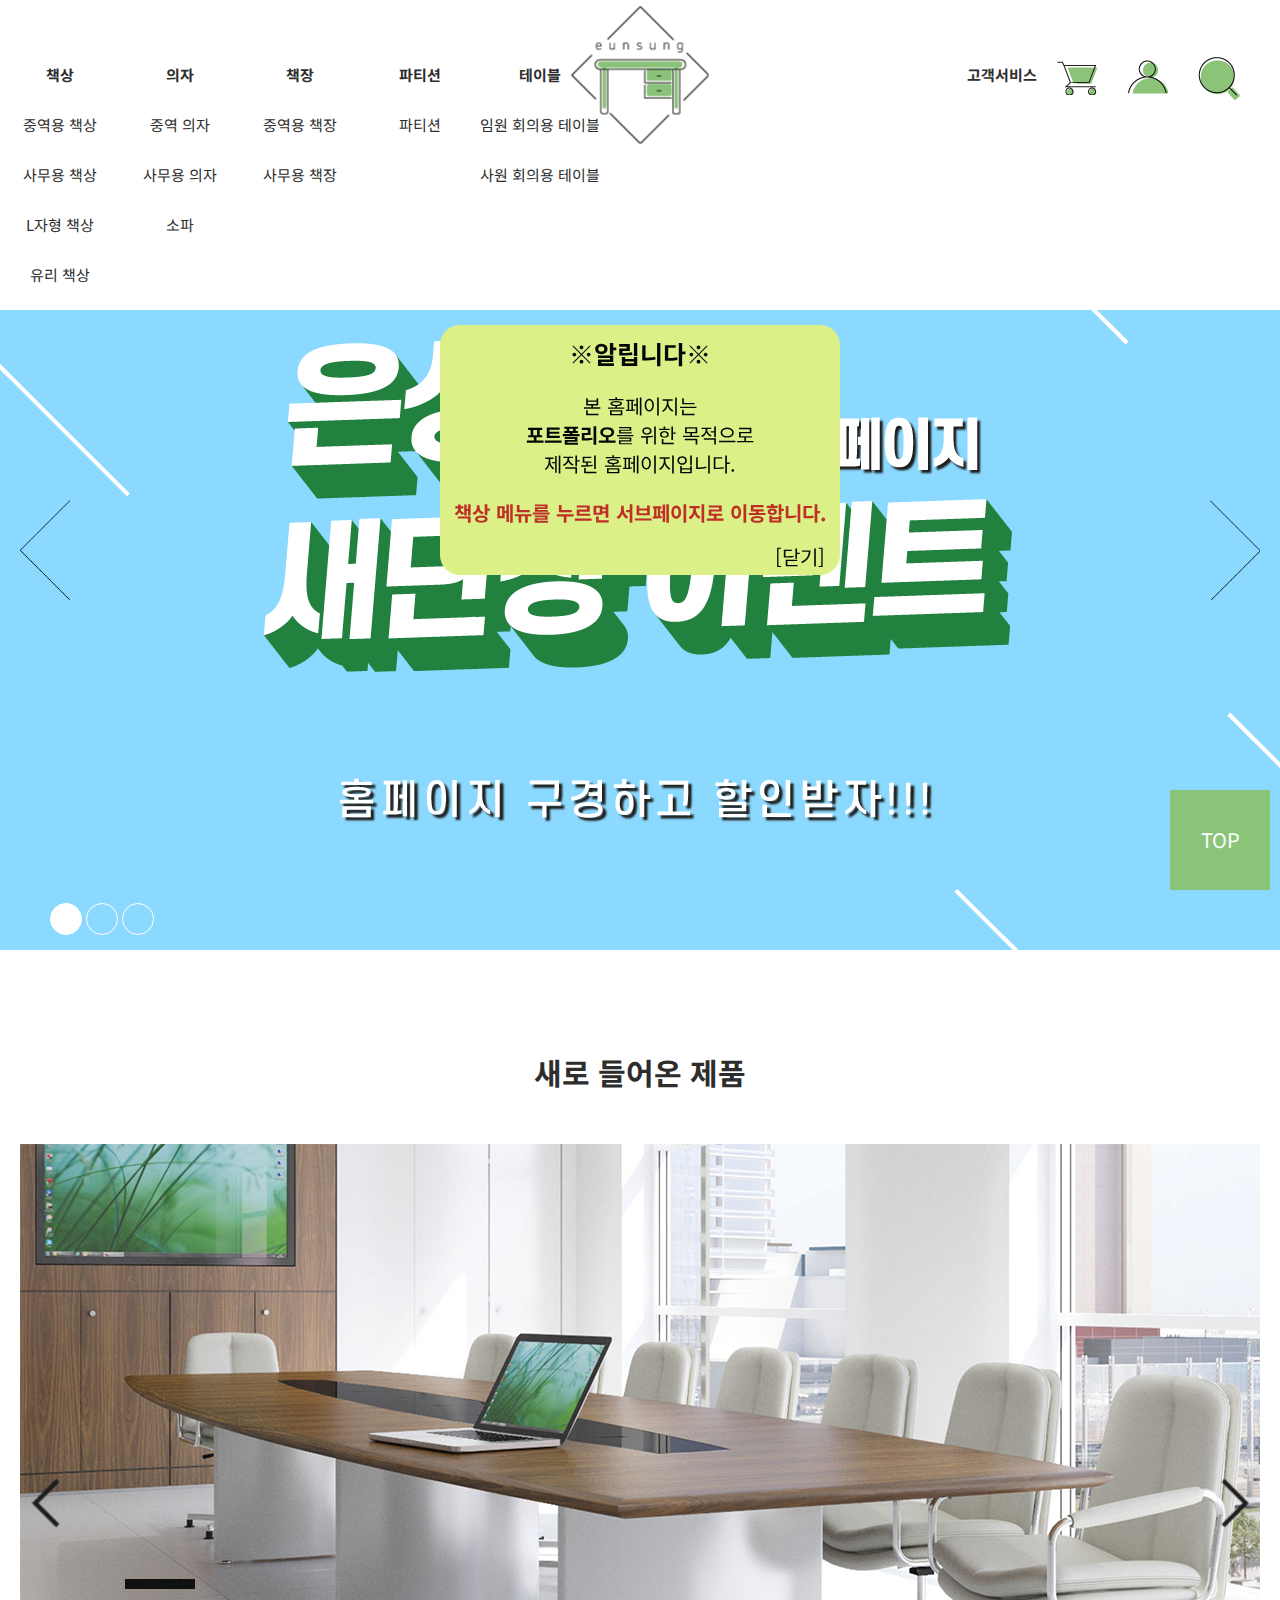
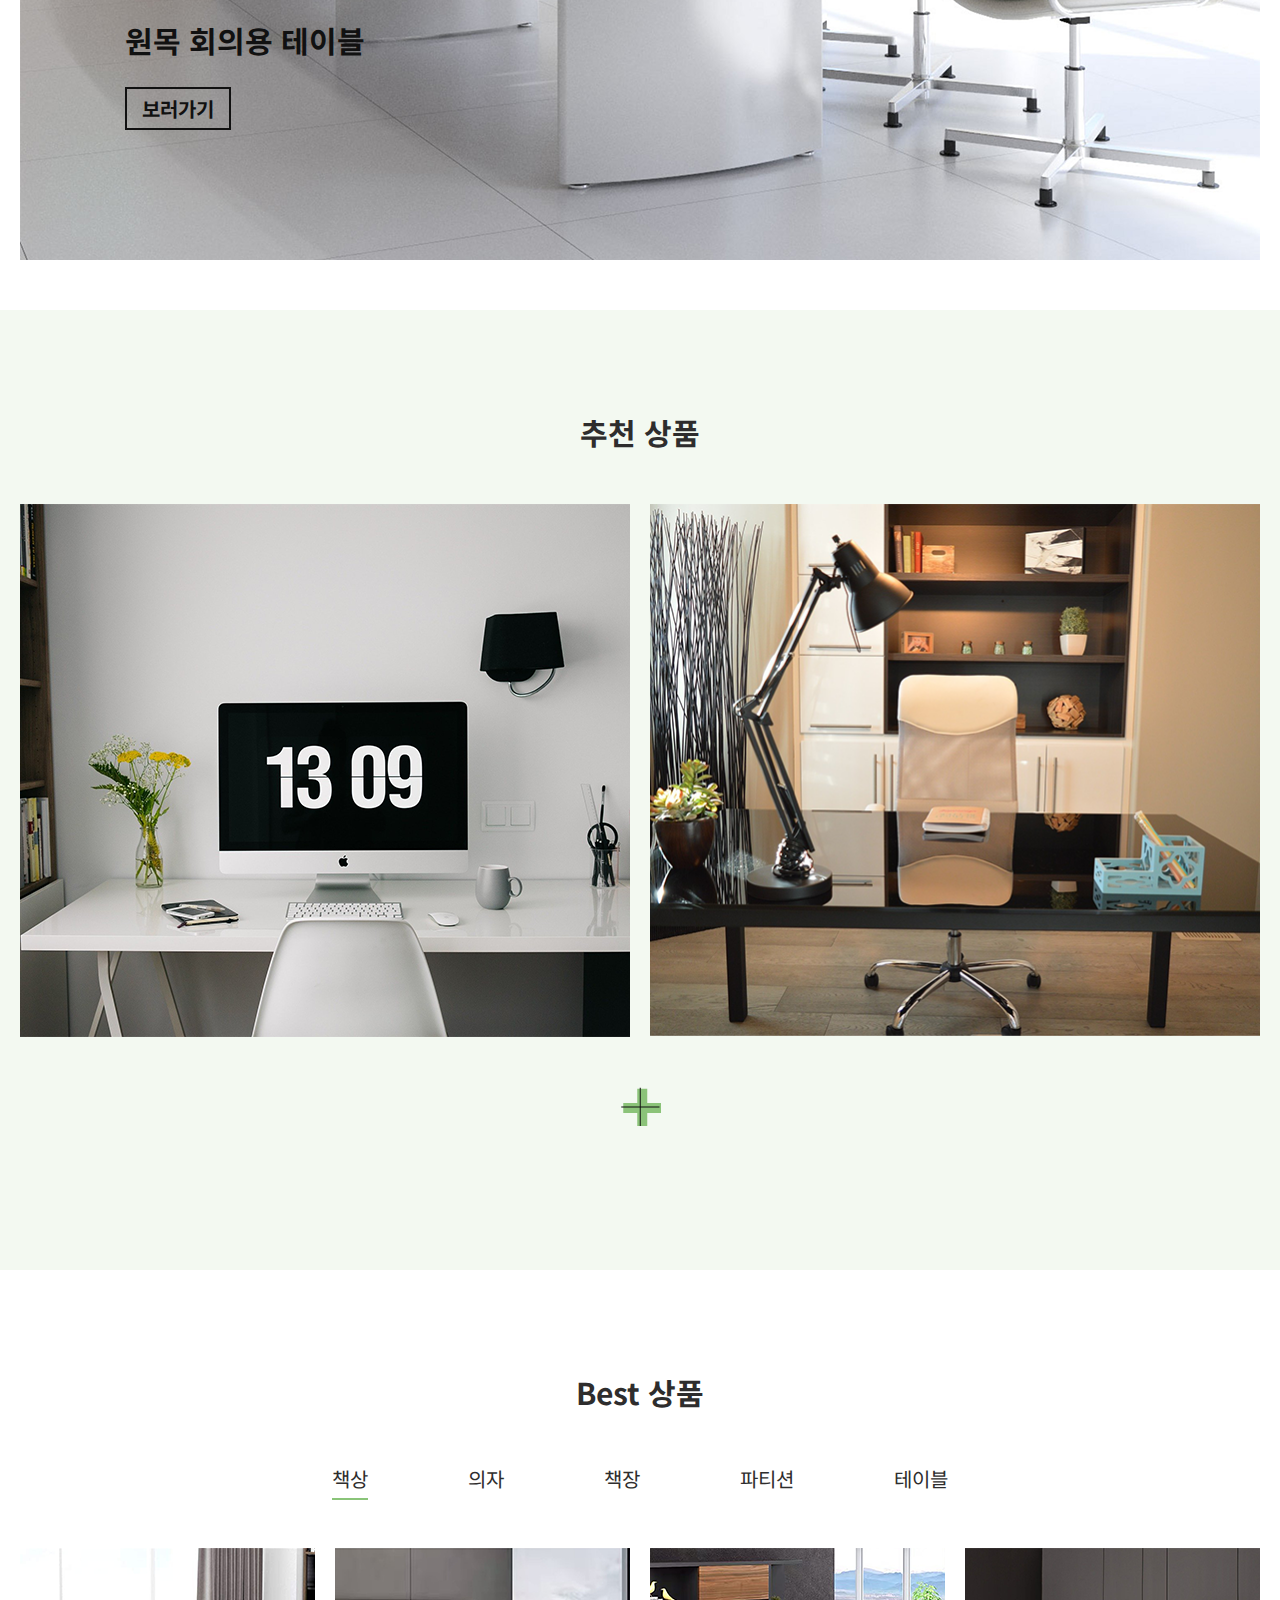
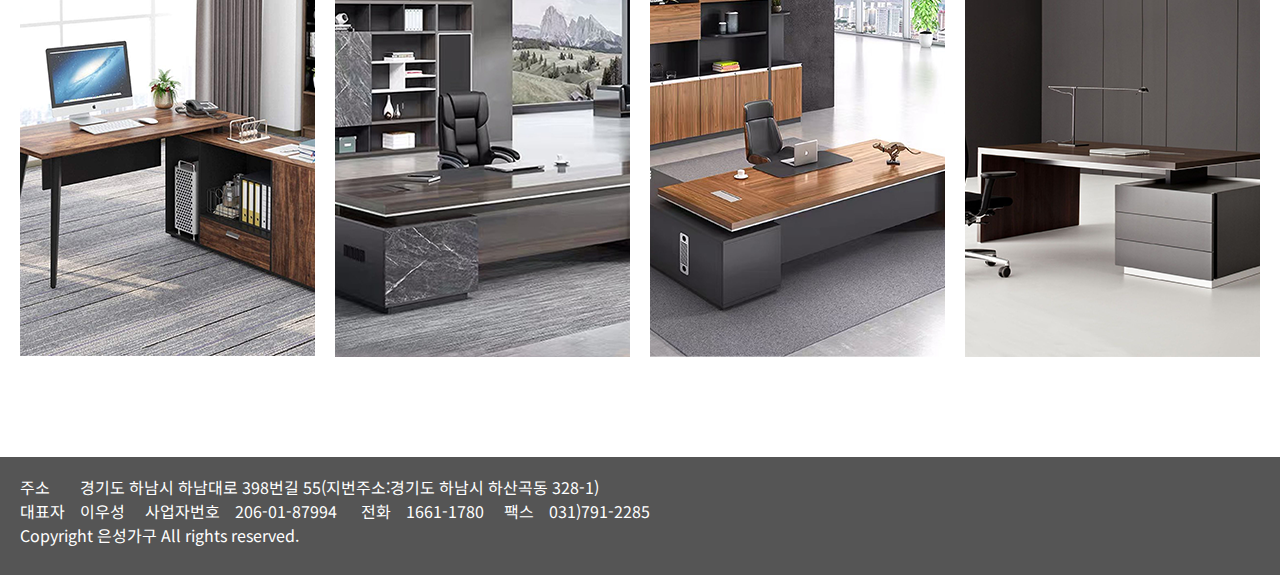
<file: page/eunsung/index.html>
<!DOCTYPE html>
<html lang="ko">

<head>
    <meta charset="UTF-8">
    <meta http-equiv="X-UA-Compatible" content="IE=edge">
    <meta name="viewport" content="width=device-width, initial-scale=1.0">
    <link rel="stylesheet" href="css/common.css">
    <link rel="stylesheet" href="css/main_style.css">
    <link rel="preconnect" href="https://fonts.gstatic.com">
    <link href="https://fonts.googleapis.com/css2?family=Noto+Sans+KR:wght@100&display=swap" rel="stylesheet">
    <link rel="shortcut icon" href="favicon/favicon.ico" type="image/x-icon">

    <title>은성가구</title>

</head>

<body>
    <div id="wrap">
        <header>
            <div class="navi">
                <a href="#"><img class="logo" src="images/mainpage/Logo.png" alt="logo"></a>
                <nav>
                    <div class="navi_1">
                        <ul class="left_menu">
                            <li><a href="subpage_1.html" target="_blank">책상</a>
                                <div class="over">
                                    <ul class="sub_menu">
                                        <li><a href="subpage_1.html" target="_blank"><span class="under">중역용
                                                    책상</span></a></li>
                                        <li><a href="subpage_1.html" target="_blank"><span class="under">사무용
                                                    책상</span></a></li>
                                        <li><a href="subpage_1.html" target="_blank"><span class="under">L자형
                                                    책상</span></a></li>
                                        <li><a href="subpage_1.html" target="_blank"><span class="under">유리
                                                    책상</span></a></li>
                                    </ul>
                                </div>
                            </li>
                            <li>의자
                                <div class="over">
                                    <ul class="sub_menu">
                                        <li><a href="#"><span class="under">중역 의자</span></a></li>
                                        <li><a href="#"><span class="under">사무용 의자</span></a></li>
                                        <li><a href="#"><span class="under">소파</span></a></li>
                                    </ul>
                                </div>
                            </li>
                            <li>책장
                                <div class="over">
                                    <ul class="sub_menu">
                                        <li><a href="#"><span class="under">중역용 책장</span></a></li>
                                        <li><a href="#"><span class="under">사무용 책장</span></a></li>
                                    </ul>
                                </div>
                            </li>
                            <li>파티션
                                <div class="over">
                                    <ul class="sub_menu">
                                        <li><a href="#"><span class="under">파티션</span></a></li>
                                    </ul>
                                </div>
                            </li>
                            <li>테이블
                                <div class="over">
                                    <ul class="sub_menu">
                                        <li><a href="#"><span class="under">임원 회의용 테이블</span></a></li>
                                        <li><a href="#"><span class="under">사원 회의용 테이블</span></a></li>
                                    </ul>
                                </div>
                            </li>
                        </ul>
                    </div>
                    <div class="navi_2">
                        <ul class="second_menu">
                            <li class="custom">고객서비스
                                <div class="over">
                                    <ul class="sub_menu">
                                        <li><a href="#"><span class="under">매장약도</span></a></li>
                                        <li><a href="#"><span class="under">문의하기</span></a></li>
                                    </ul>
                                </div>
                            </li>
                        </ul>
                    </div>
                </nav>
                <div class="navi_3">
                    <ul class="right_menu">
                        <li class="icon"><a href="#"><img src="images/mainpage/shoppingcart_icon.png"
                                    alt="shoppingcart"></a>
                        </li>
                        <li class="icon"><a href="#"><img src="images/mainpage/login_icon.png" alt="login"></a></li>
                        <li class="icon"><a href="#"><img src="images/mainpage/search_icon.png" alt="search"></a>
                        </li>
                    </ul>
                </div>
                <div class="bg_white"></div>
            </div>

            <div class="main_slide">
                <input type="radio" name="page" id="page_1" checked>
                <input type="radio" name="page" id="page_2">
                <input type="radio" name="page" id="page_3">
                <div class="page_position">
                    <label for="page_1"></label>
                    <label for="page_2"></label>
                    <label for="page_3"></label>
                </div>
                <div class="move">
                    <div class="move_1">
                        <label for="page_3">
                            <div class="arrow_left">
                                <img src="images/mainpage/left.png" alt="left">
                            </div>
                        </label>
                        <label for="page_2">
                            <div class="arrow_right">
                                <img src="images/mainpage/right.png" alt="right">
                            </div>
                        </label>
                    </div>
                    <div class="move_2">
                        <label for="page_1">
                            <div class="arrow_left">
                                <img src="images/mainpage/left.png" alt="left">
                            </div>
                        </label>
                        <label for="page_3">
                            <div class="arrow_right">
                                <img src="images/mainpage/right.png" alt="right">
                            </div>
                        </label>
                    </div>
                    <div class="move_3">
                        <label for="page_2">
                            <div class="arrow_left">
                                <img src="images/mainpage/left.png" alt="left">
                            </div>
                        </label>
                        <label for="page_1">
                            <div class="arrow_right">
                                <img src="images/mainpage/right.png" alt="right">
                            </div>
                        </label>
                    </div>
                </div>
                <div class="slide">
                    <label for="page_1">
                        <div class="slide01"></div>
                    </label>
                    <label for="page_2">
                        <div class="slide02"></div>
                    </label>
                    <label for="page_3">
                        <div class="slide03"></div>
                    </label>
                </div>
            </div>
        </header>

        <main>
            <section id="section_1">
                <div class="inner">
                    <h2>새로 들어온 제품</h2>
                    <div class="section_1_main">
                        <input type="radio" name="new" id="new_1" checked>
                        <input type="radio" name="new" id="new_2">
                        <div class="new_move_1">
                            <label for="new_2">
                                <div class="new_left">
                                    <img src="images/mainpage/bold_left.png" alt="left">
                                </div>
                            </label>
                            <label for="new_2">
                                <div class="new_right">
                                    <img src="images/mainpage/bold_right.png" alt="right">
                                </div>
                            </label>
                        </div>
                        <div class="new_move_2">
                            <label for="new_1">
                                <div class="new_left">
                                    <img src="images/mainpage/white_left.png" alt="left">
                                </div>
                            </label>
                            <label for="new_1">
                                <div class="new_right">
                                    <img src="images/mainpage/white_right.png" alt="right">
                                </div>
                            </label>
                        </div>
                        <ul>
                            <li class="section_1_main_1">
                                <label for="new_1">
                                    <div class="section_1_more">
                                        <span class="section_1_bar"></span>
                                        <p>원목 회의용 테이블</p>
                                        <p class="section_1_bo"><a href="#">보러가기</a></p>
                                    </div>
                                    <img src="images/mainpage/main1.png" alt="main">
                                </label>
                            </li>
                            <li class="section_1_main_2">
                                <label for="new_2">
                                    <div class="section_1_more">
                                        <span class="section_1_bar white_bar"></span>
                                        <p>중역용 책상 ATD-22</p>
                                        <p class="section_1_bo"><a href="#" class="white_bo">보러가기</a></p>
                                    </div>
                                    <img src="images/mainpage/main2_atd-22.png" alt="main">
                                </label>
                            </li>
                        </ul>
                    </div>
                </div>
            </section>

            <section id="section_2">
                <div class="inner">
                    <h2>추천 상품</h2>
                    <article>
                        <div class="article_1">
                            <div class="white_desk">
                                <div class="white_info">
                                    <span class="article_bar"></span>
                                    <p>화이트 사무용 책상</p>
                                    <p class="price">55,000원</p>
                                </div>
                            </div>
                            <img src="images/mainpage/white desk.png" alt="white_desk">
                        </div>
                        <div class="article_2">
                            <div class="black_desk">
                                <div class="black_info">
                                    <span class="article_bar"></span>
                                    <p>블랙 사무용 책상</p>
                                    <p class="price">55,000원</p>
                                </div>
                            </div>
                            <img src="images/mainpage/black desk.png" alt="black_desk">
                        </div>
                    </article>
                    <div class="section_2_more">
                        <a href="#"><img src="images/mainpage/more_icon.png" alt="more"></a>
                    </div>
                </div>
            </section>

            <section id="section_3">
                <div class="inner">
                    <h2>Best 상품</h2>
                    <input type="radio" name="tab" id="desk" checked>
                    <input type="radio" name="tab" id="chair">
                    <input type="radio" name="tab" id="book">
                    <input type="radio" name="tab" id="parti">
                    <input type="radio" name="tab" id="table">
                    <div class="center">
                        <ul class="section_3_menu">
                            <li><label for="desk"><span class="desk">책상</span></label></li>
                            <li><label for="chair"><span class="chair">의자</span></label></li>
                            <li><label for="book"><span class="book">책장</span></label></li>
                            <li><label for="parti"><span class="parti">파티션</span></label></li>
                            <li><label for="table"><span class="table">테이블</span></label></li>
                        </ul>
                    </div>
                    <hr>
                    <ul class="section_3_contents contents_1">
                        <li>
                            <div class="black_2">
                                <div class="section_3_text">
                                    <span class="section_3_bar"></span>
                                    <p>탑시크륏 TT-500</p>
                                    <p class="section_3_price">120,000원</p>
                                </div>
                            </div>
                            <img src="images/mainpage/desk01.png" alt="chair01">
                        </li>
                        <li>
                            <div class="black_2">
                                <div class="section_3_text">
                                    <span class="section_3_bar"></span>
                                    <p>럭셔리 모던 CEO 책상</p>
                                    <p class="section_3_price">530,000원</p>
                                </div>
                            </div>
                            <img src="images/mainpage/desk02.png" alt="chair02">
                        </li>
                        <li>
                            <div class="black_2">
                                <div class="section_3_text">
                                    <span class="section_3_bar"></span>
                                    <p>선골드 럭셔리 모던 CEO 책상</p>
                                    <p class="section_3_price">510,000원</p>
                                </div>
                            </div>
                            <img src="images/mainpage/desk03.png" alt="chair03">
                        </li>
                        <li>
                            <div class="black_2">
                                <div class="section_3_text">
                                    <span class="section_3_bar"></span>
                                    <p>DK 아우디 중역 책상</p>
                                    <p class="section_3_price">250,000원</p>
                                </div>
                            </div>
                            <img src="images/mainpage/desk04.png" alt="chair04">
                        </li>
                    </ul>
                    <ul class="section_3_contents contents_2">
                        <li>
                            <div class="black_2">
                                <div class="section_3_text">
                                    <span class="section_3_bar"></span>
                                    <p>시크릿램 TT-500</p>
                                    <p class="section_3_price">99,000원</p>
                                </div>
                            </div>
                            <img src="images/mainpage/chair01.png" alt="chair01">
                        </li>
                        <li>
                            <div class="black_2">
                                <div class="section_3_text">
                                    <span class="section_3_bar"></span>
                                    <p>제이스 해머 7000</p>
                                    <p class="section_3_price">79,000원</p>
                                </div>
                            </div>
                            <img src="images/mainpage/chair02.png" alt="chair02">
                        </li>
                        <li>
                            <div class="black_2">
                                <div class="section_3_text">
                                    <span class="section_3_bar"></span>
                                    <p>톰앤제리 CT-3000</p>
                                    <p class="section_3_price">66,000원</p>
                                </div>
                            </div>
                            <img src="images/mainpage/chair03.png" alt="chair03">
                        </li>
                        <li>
                            <div class="black_2">
                                <div class="section_3_text">
                                    <span class="section_3_bar"></span>
                                    <p>안리 SYG-30</p>
                                    <p class="section_3_price">70,000원</p>
                                </div>
                            </div>
                            <img src="images/mainpage/chair04.png" alt="chair04">
                        </li>
                    </ul>
                    <ul class="section_3_contents contents_3">
                        <li>
                            <div class="black_2">
                                <div class="section_3_text">
                                    <span class="section_3_bar"></span>
                                    <p>나만 알고싶은 책장</p>
                                    <p class="section_3_price">120,000원</p>
                                </div>
                            </div>
                            <img src="images/mainpage/bookcase01.png" alt="chair01">
                        </li>
                        <li>
                            <div class="black_2">
                                <div class="section_3_text">
                                    <span class="section_3_bar"></span>
                                    <p>중후한 느낌의 AA-10</p>
                                    <p class="section_3_price">530,000원</p>
                                </div>
                            </div>
                            <img src="images/mainpage/bookcase02.png" alt="chair02">
                        </li>
                        <li>
                            <div class="black_2">
                                <div class="section_3_text">
                                    <span class="section_3_bar"></span>
                                    <p>모던한 CC-30 책장</p>
                                    <p class="section_3_price">510,000원</p>
                                </div>
                            </div>
                            <img src="images/mainpage/bookcase03.png" alt="chair03">
                        </li>
                        <li>
                            <div class="black_2">
                                <div class="section_3_text">
                                    <span class="section_3_bar"></span>
                                    <p>깔끔한 화이트톤 CS-500</p>
                                    <p class="section_3_price">250,000원</p>
                                </div>
                            </div>
                            <img src="images/mainpage/bookcase04.png" alt="chair04">
                        </li>
                    </ul>
                    <ul class="section_3_contents contents_4">
                        <li>
                            <div class="black_2">
                                <div class="section_3_text">
                                    <span class="section_3_bar"></span>
                                    <p>4가지 컬러 예쁜 파티션</p>
                                    <p class="section_3_price">80,000원</p>
                                </div>
                            </div>
                            <img src="images/mainpage/partition01.png" alt="chair01">
                        </li>
                        <li>
                            <div class="black_2">
                                <div class="section_3_text">
                                    <span class="section_3_bar"></span>
                                    <p>통유리 파티션 PA-22</p>
                                    <p class="section_3_price">130,000원</p>
                                </div>
                            </div>
                            <img src="images/mainpage/partition02.png" alt="chair02">
                        </li>
                        <li>
                            <div class="black_2">
                                <div class="section_3_text">
                                    <span class="section_3_bar"></span>
                                    <p>그레이 기본 파티션 1500S</p>
                                    <p class="section_3_price">15,000원</p>
                                </div>
                            </div>
                            <img src="images/mainpage/partition03.png" alt="chair03">
                        </li>
                        <li>
                            <div class="black_2">
                                <div class="section_3_text">
                                    <span class="section_3_bar"></span>
                                    <p>2컬러 모던 파티션 1300D</p>
                                    <p class="section_3_price">60,000원</p>
                                </div>
                            </div>
                            <img src="images/mainpage/partition04.png" alt="chair04">
                        </li>
                    </ul>
                    <ul class="section_3_contents contents_5">
                        <li>
                            <div class="black_2">
                                <div class="section_3_text">
                                    <span class="section_3_bar"></span>
                                    <p>베이지 기본 회의테이블</p>
                                    <p class="section_3_price">150,000원</p>
                                </div>
                            </div>
                            <img src="images/mainpage/table01.png" alt="chair01">
                        </li>
                        <li>
                            <div class="black_2">
                                <div class="section_3_text">
                                    <span class="section_3_bar"></span>
                                    <p>다크베이지 원목 테이블</p>
                                    <p class="section_3_price">300,000원</p>
                                </div>
                            </div>
                            <img src="images/mainpage/table02.png" alt="chair02">
                        </li>
                        <li>
                            <div class="black_2">
                                <div class="section_3_text">
                                    <span class="section_3_bar"></span>
                                    <p>회의용 테이블 GG-5000</p>
                                    <p class="section_3_price">200,000원</p>
                                </div>
                            </div>
                            <img src="images/mainpage/table03.png" alt="chair03">
                        </li>
                        <li>
                            <div class="black_2">
                                <div class="section_3_text">
                                    <span class="section_3_bar"></span>
                                    <p>투톤 중역용 회의 테이블 B-130</p>
                                    <p class="section_3_price">450,000원</p>
                                </div>
                            </div>
                            <img src="images/mainpage/table04.png" alt="chair04">
                        </li>
                    </ul>
                </div>
            </section>
        </main>

        <footer>
            <div class="inner">
                <p><span class="add">주소</span><span>경기도 하남시 하남대로 398번길 55(지번주소:경기도 하남시 하산곡동 328-1)</span></p>
                <p><span class="rep_1">대표자</span><span class="rep_2">이우성</span><span class="rep_1">사업자번호</span><span
                        class="rep_2">206-01-87994</span>
                    <span class="rep_1">전화</span><span class="rep_2">1661-1780</span><span class="rep_1">팩스</span><span
                        class="rep_2">031)791-2285</span>
                </p>
                <p>Copyright 은성가구 All rights reserved.</p>
            </div>
        </footer>

        <aside>
            <div class="top">
                <a href="#">
                    TOP
                </a>
            </div>
            <input type="checkbox" id="btn">
            <div class="popup">
                <p class="caution">※알립니다※</p>
                <p class="pop">
                    본 홈페이지는 <br>
                    <strong>포트폴리오</strong>를 위한 목적으로 <br>
                    제작된 홈페이지입니다.
                </p>
                <p class="sub_">책상 메뉴를 누르면 서브페이지로 이동합니다.</p>
                <label for="btn"><span>[닫기]</span></label>
            </div>
        </aside>
    </div>
</body>

</html>
</file>
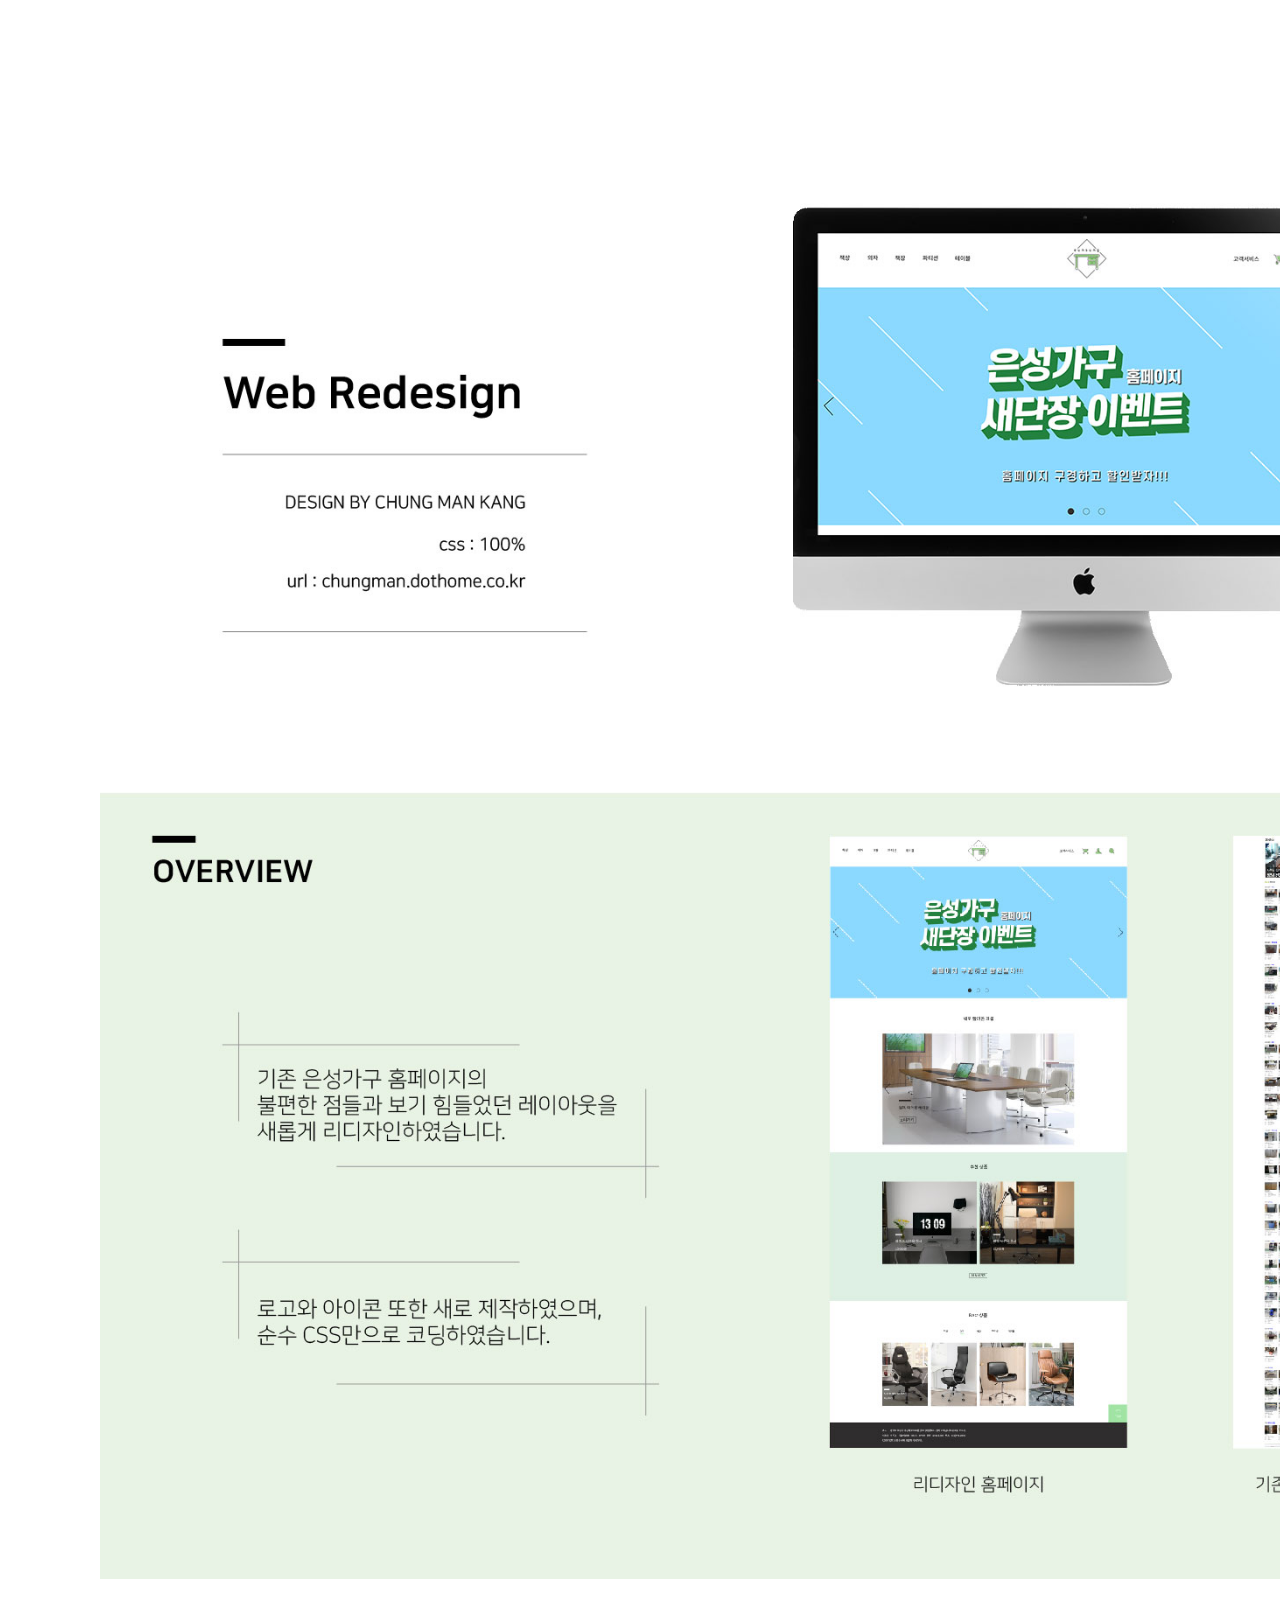
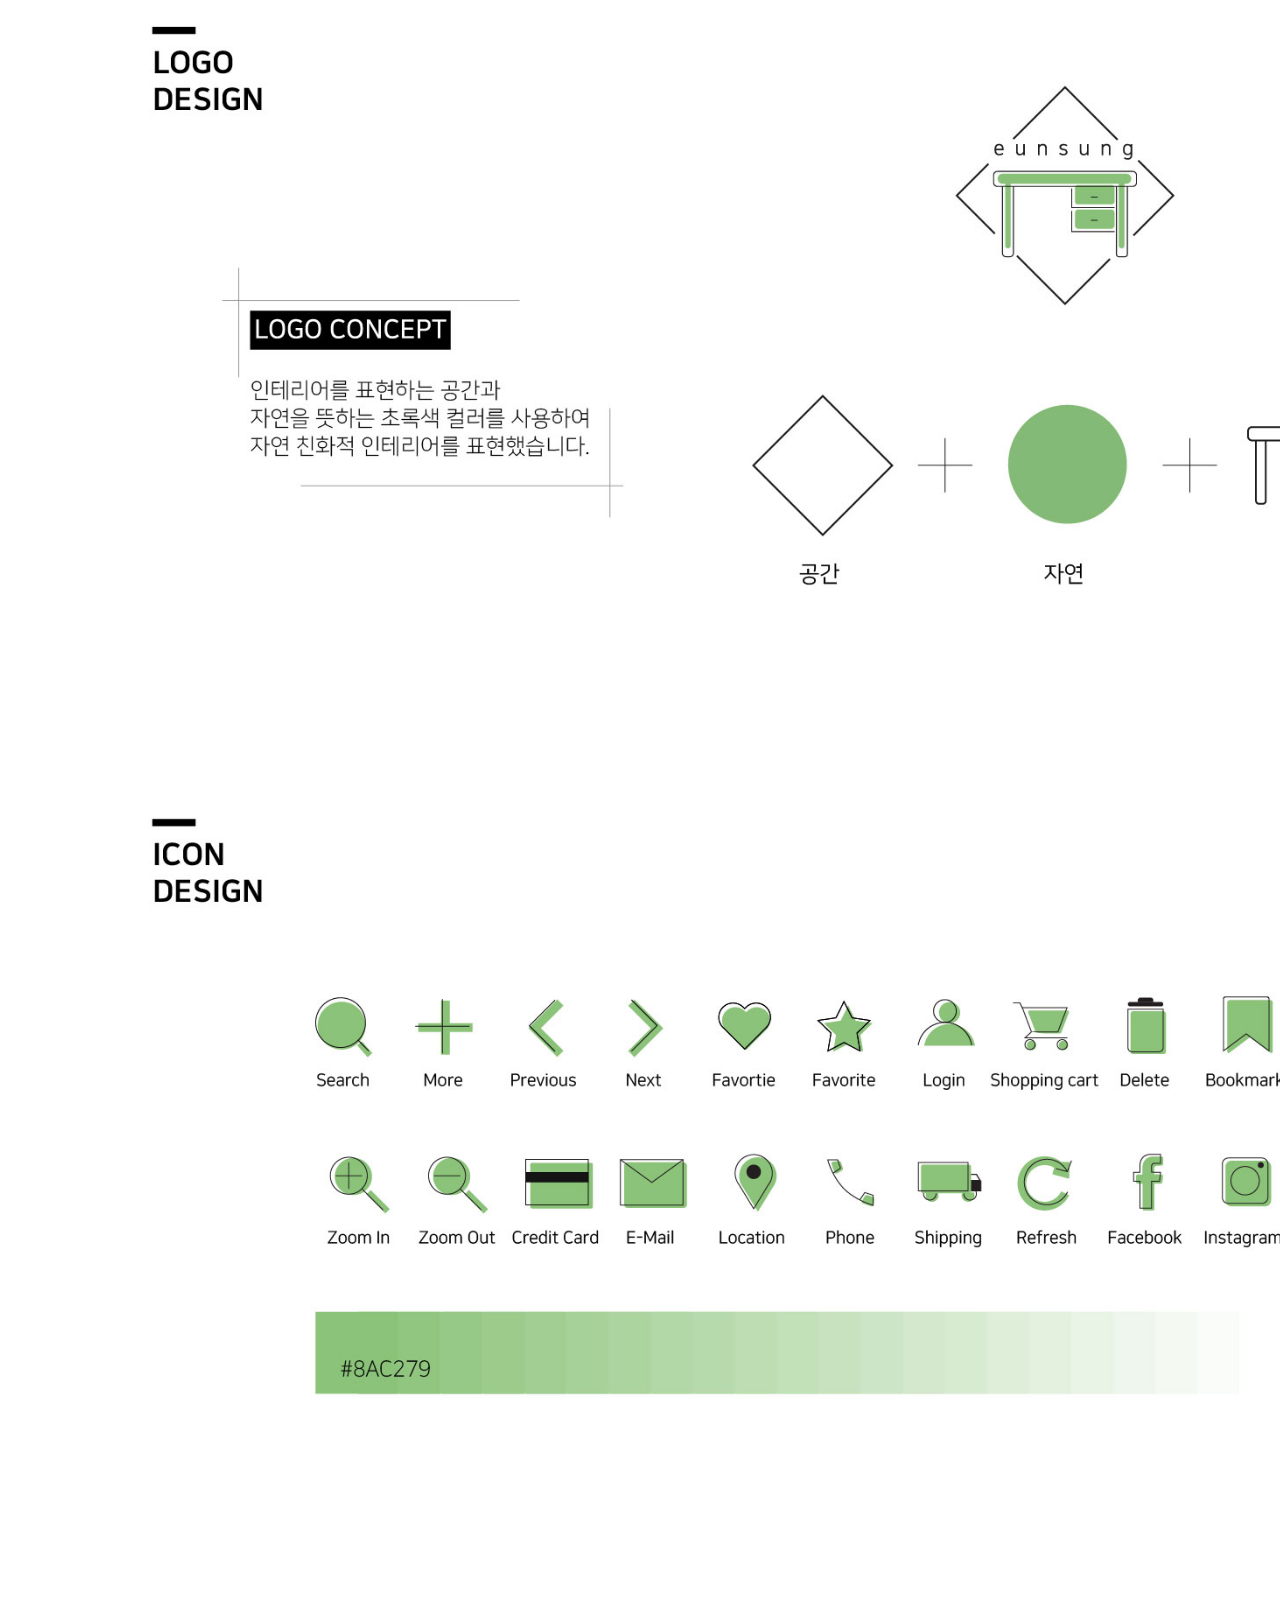
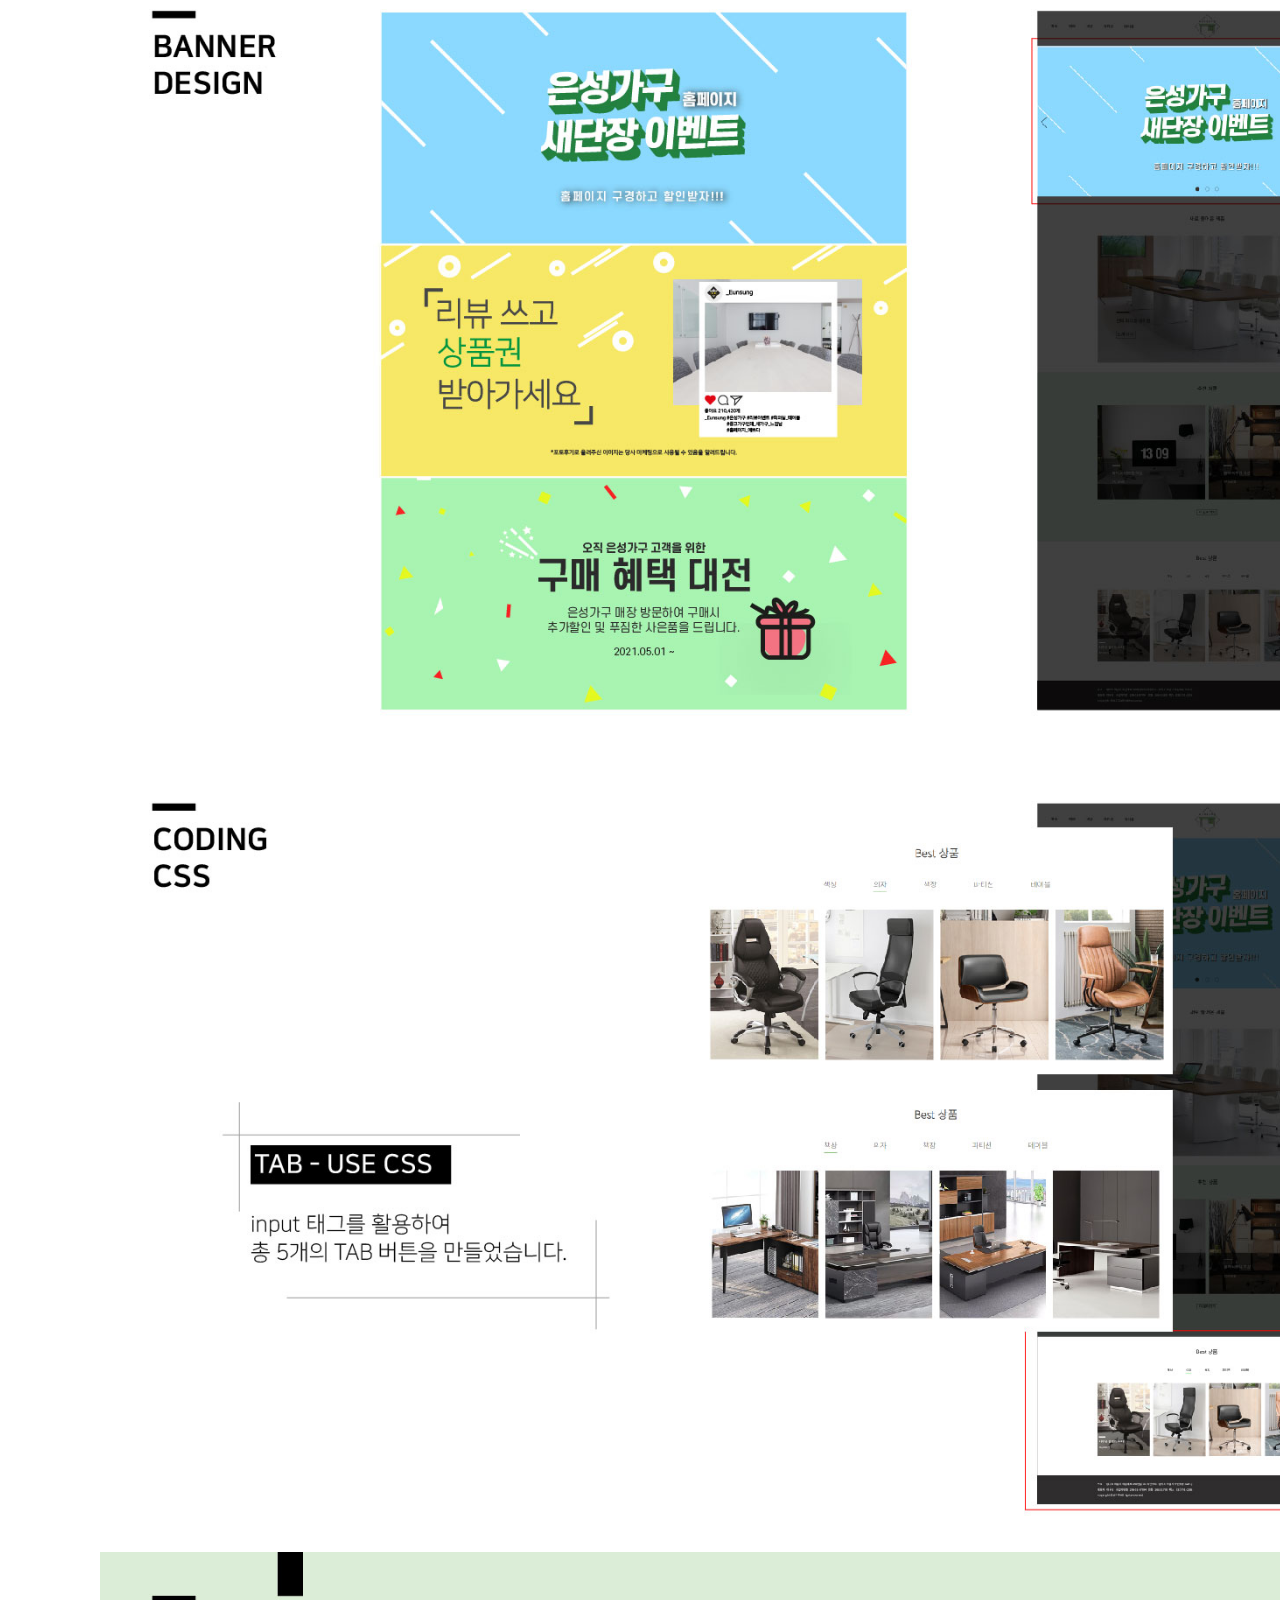
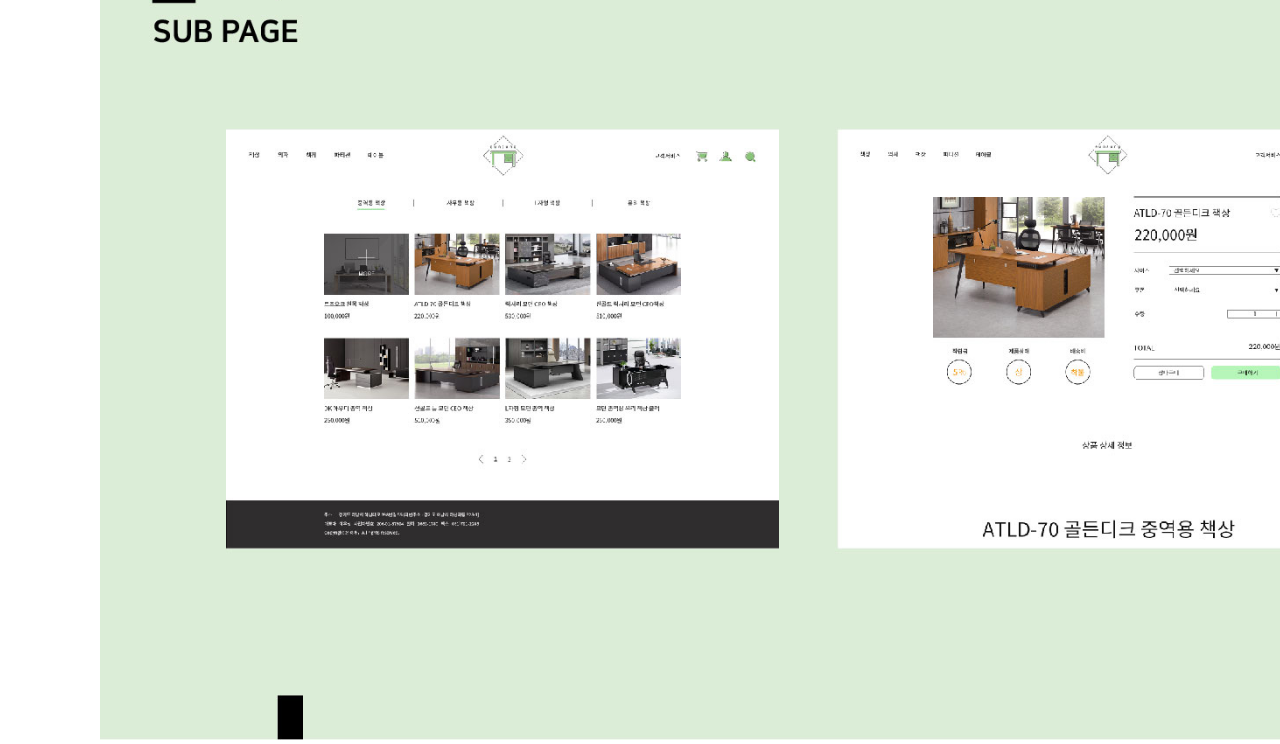
<file: eunsung_concept.html>
<!DOCTYPE html>
<html lang="ko">
<head>
    <meta charset="UTF-8">
    <meta http-equiv="X-UA-Compatible" content="IE=edge">
    <meta name="viewport" content="width=device-width, initial-scale=1.0">
    <title>은성가구 컨셉페이지</title>
    <style>
        *{
            margin: 0;
            padding: 0;
        }

        #wrap{
            width: 1600px;
            margin: 0 auto;
        }

        div{
            width: 1400px;
            margin: 0 auto;
        }

        div img{
            width: 100%;
        }
    </style>
</head>
<body>
    <div id="wrap">
        <div><img src="images/concept/concept01.jpg" alt="image"></div>
        <div><img src="images/concept/concept02.jpg" alt="image"></div>
        <div><img src="images/concept/concept03.jpg" alt="image"></div>
        <div><img src="images/concept/concept04.jpg" alt="image"></div>
        <div><img src="images/concept/concept05.jpg" alt="image"></div>
        <div><img src="images/concept/concept06.jpg" alt="image"></div>
        <div><img src="images/concept/concept07.jpg" alt="image"></div>
    </div>
</body>
</html>
</file>
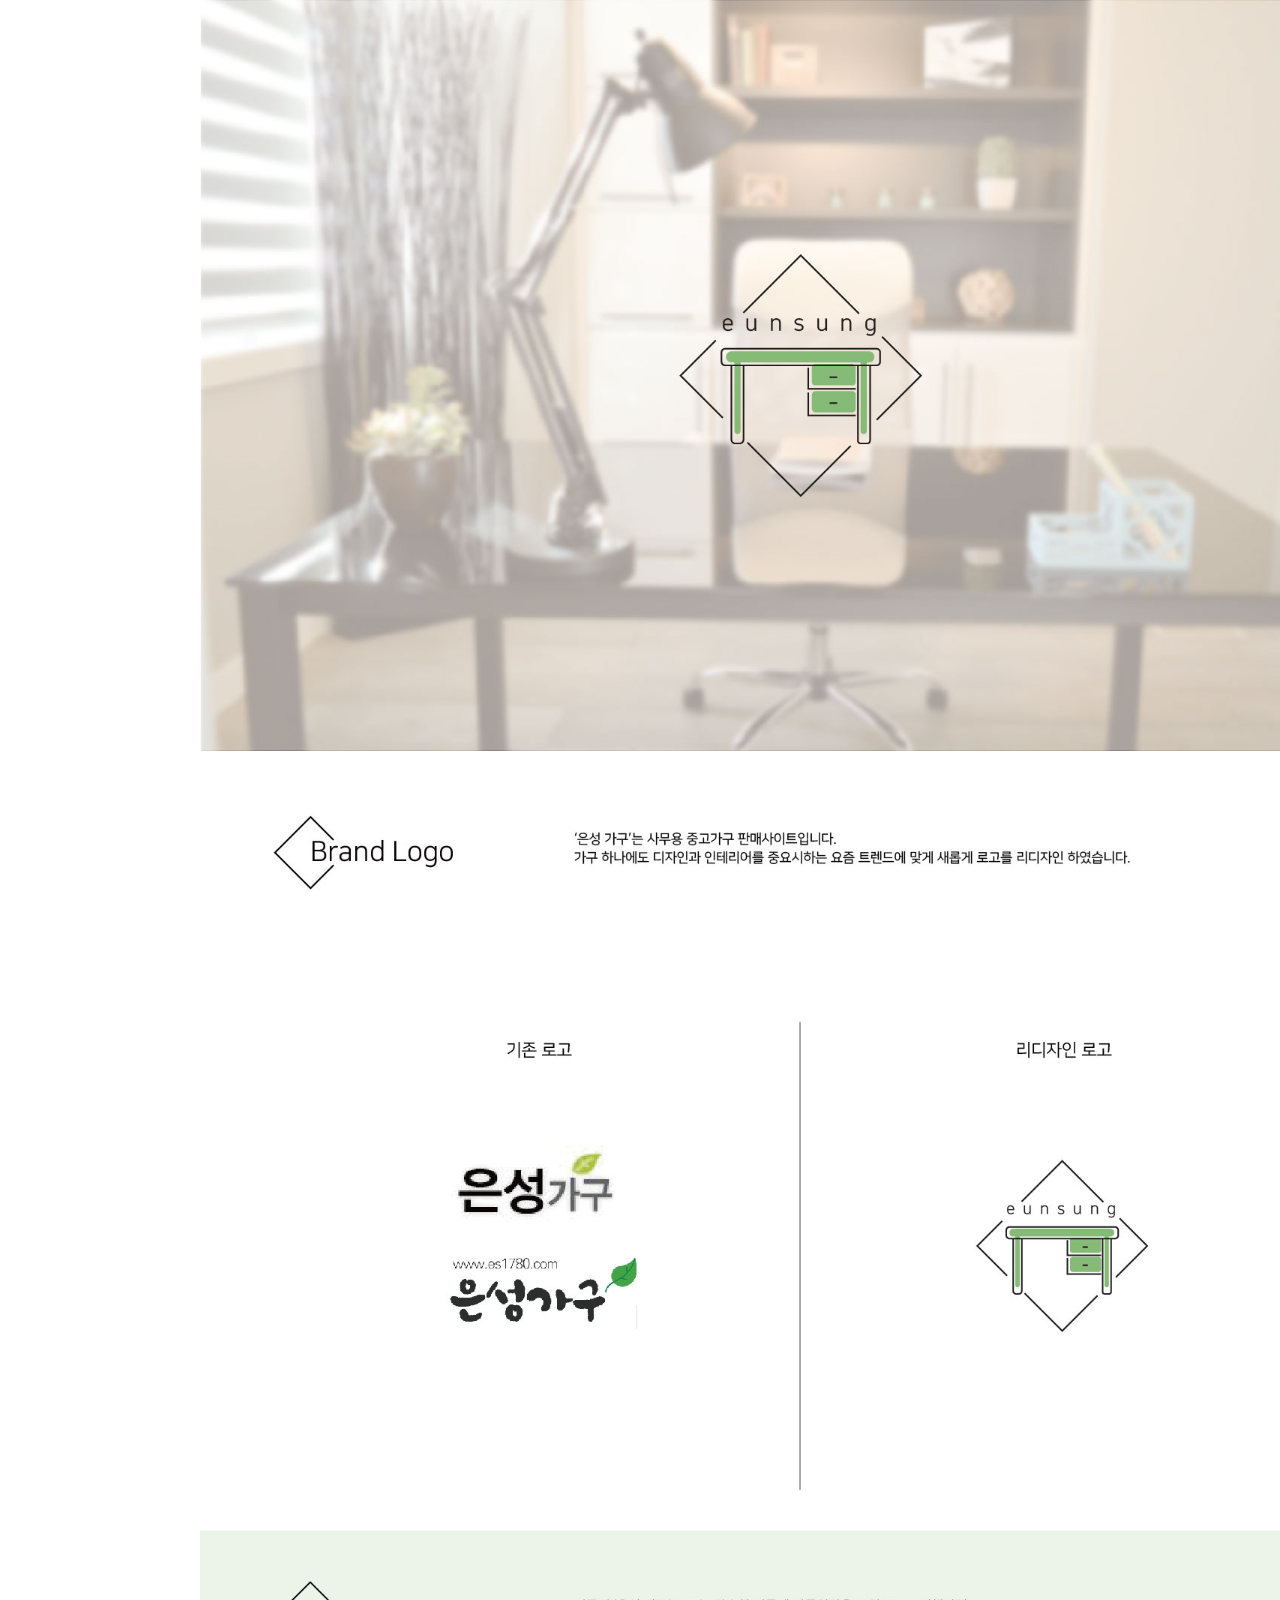
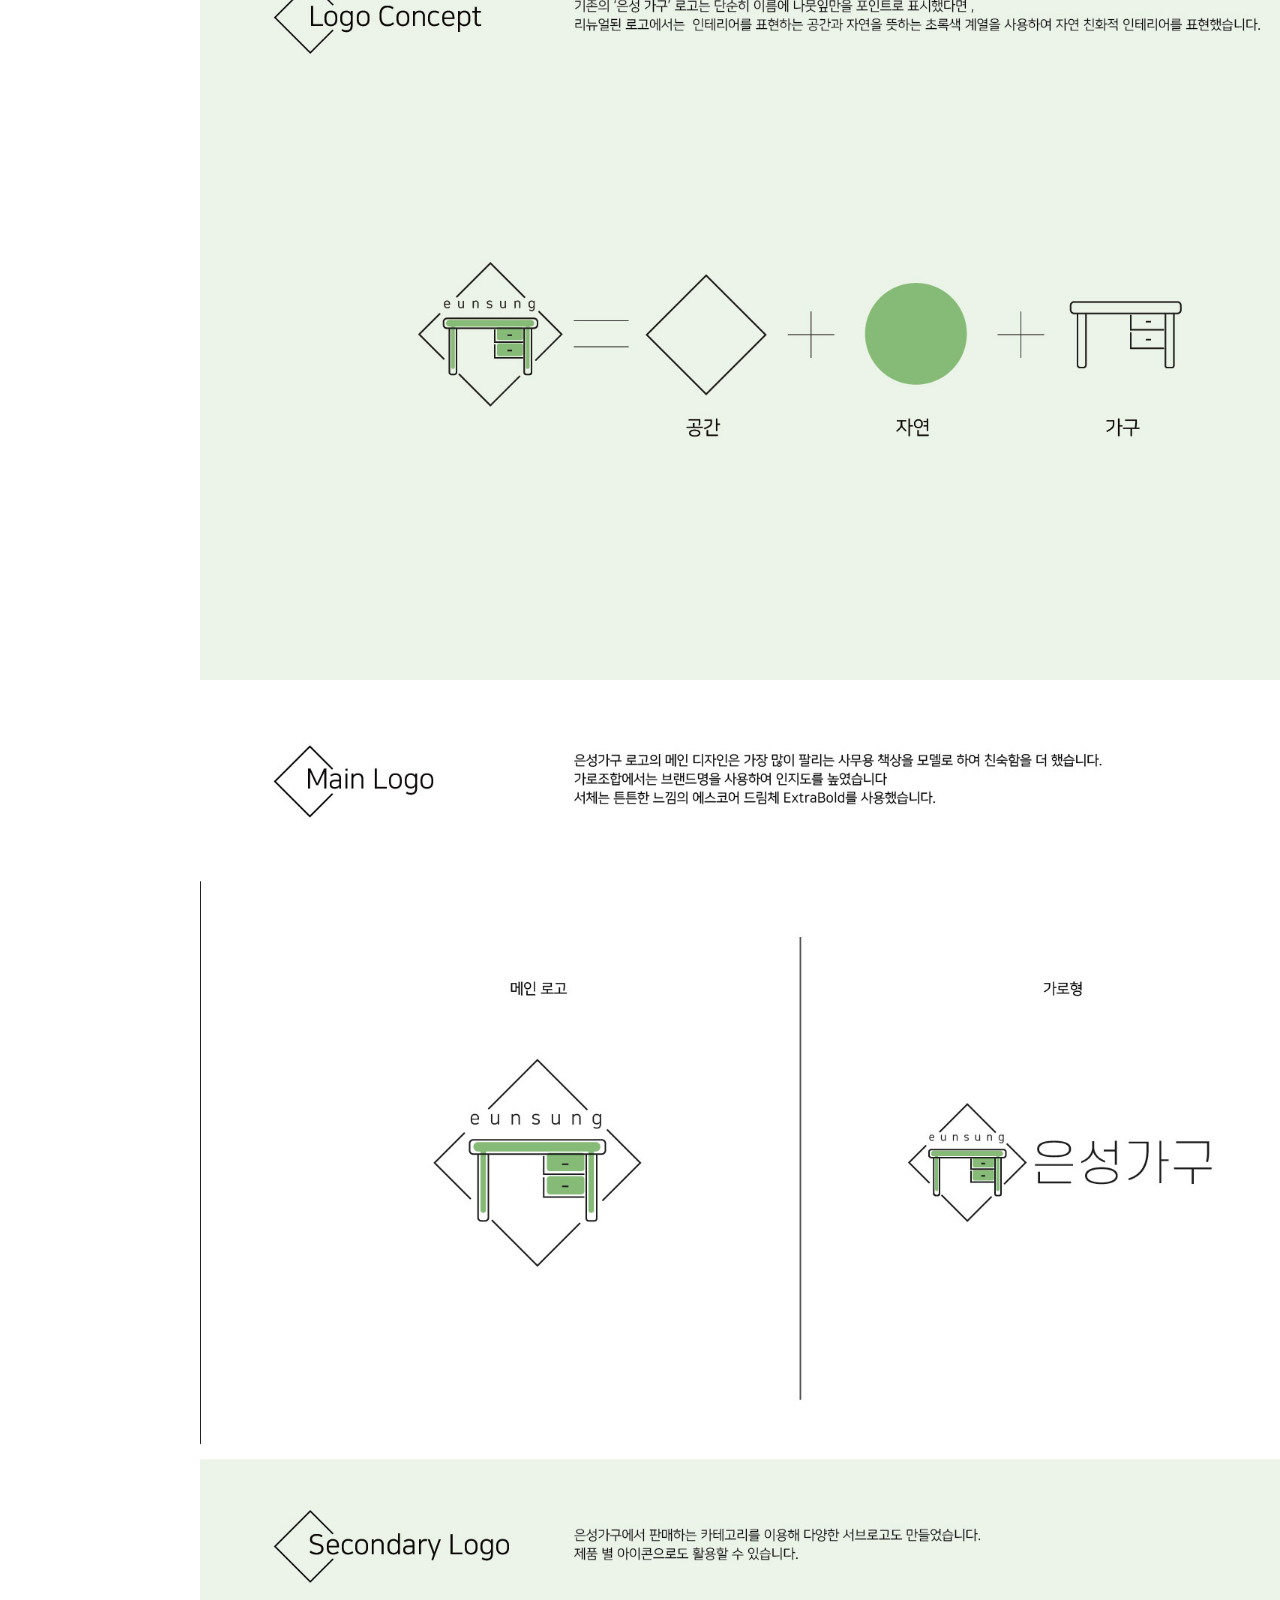
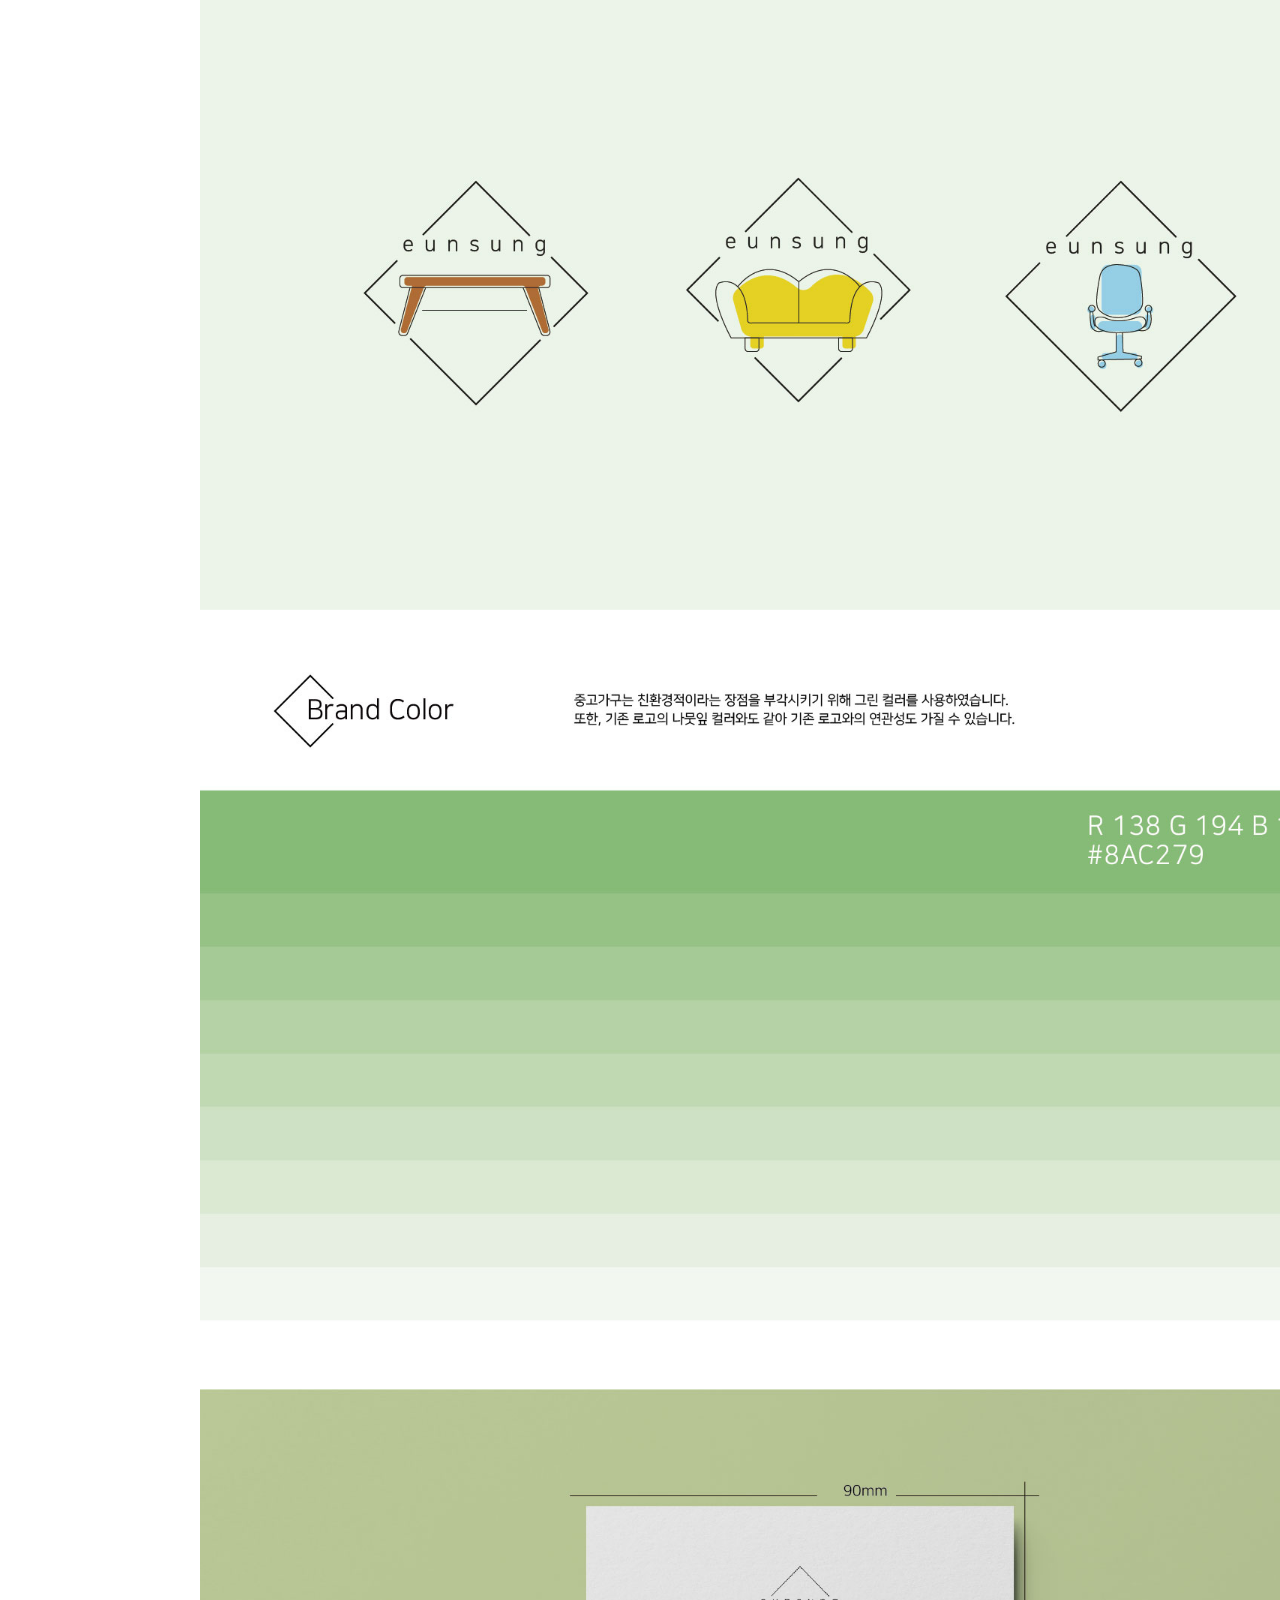
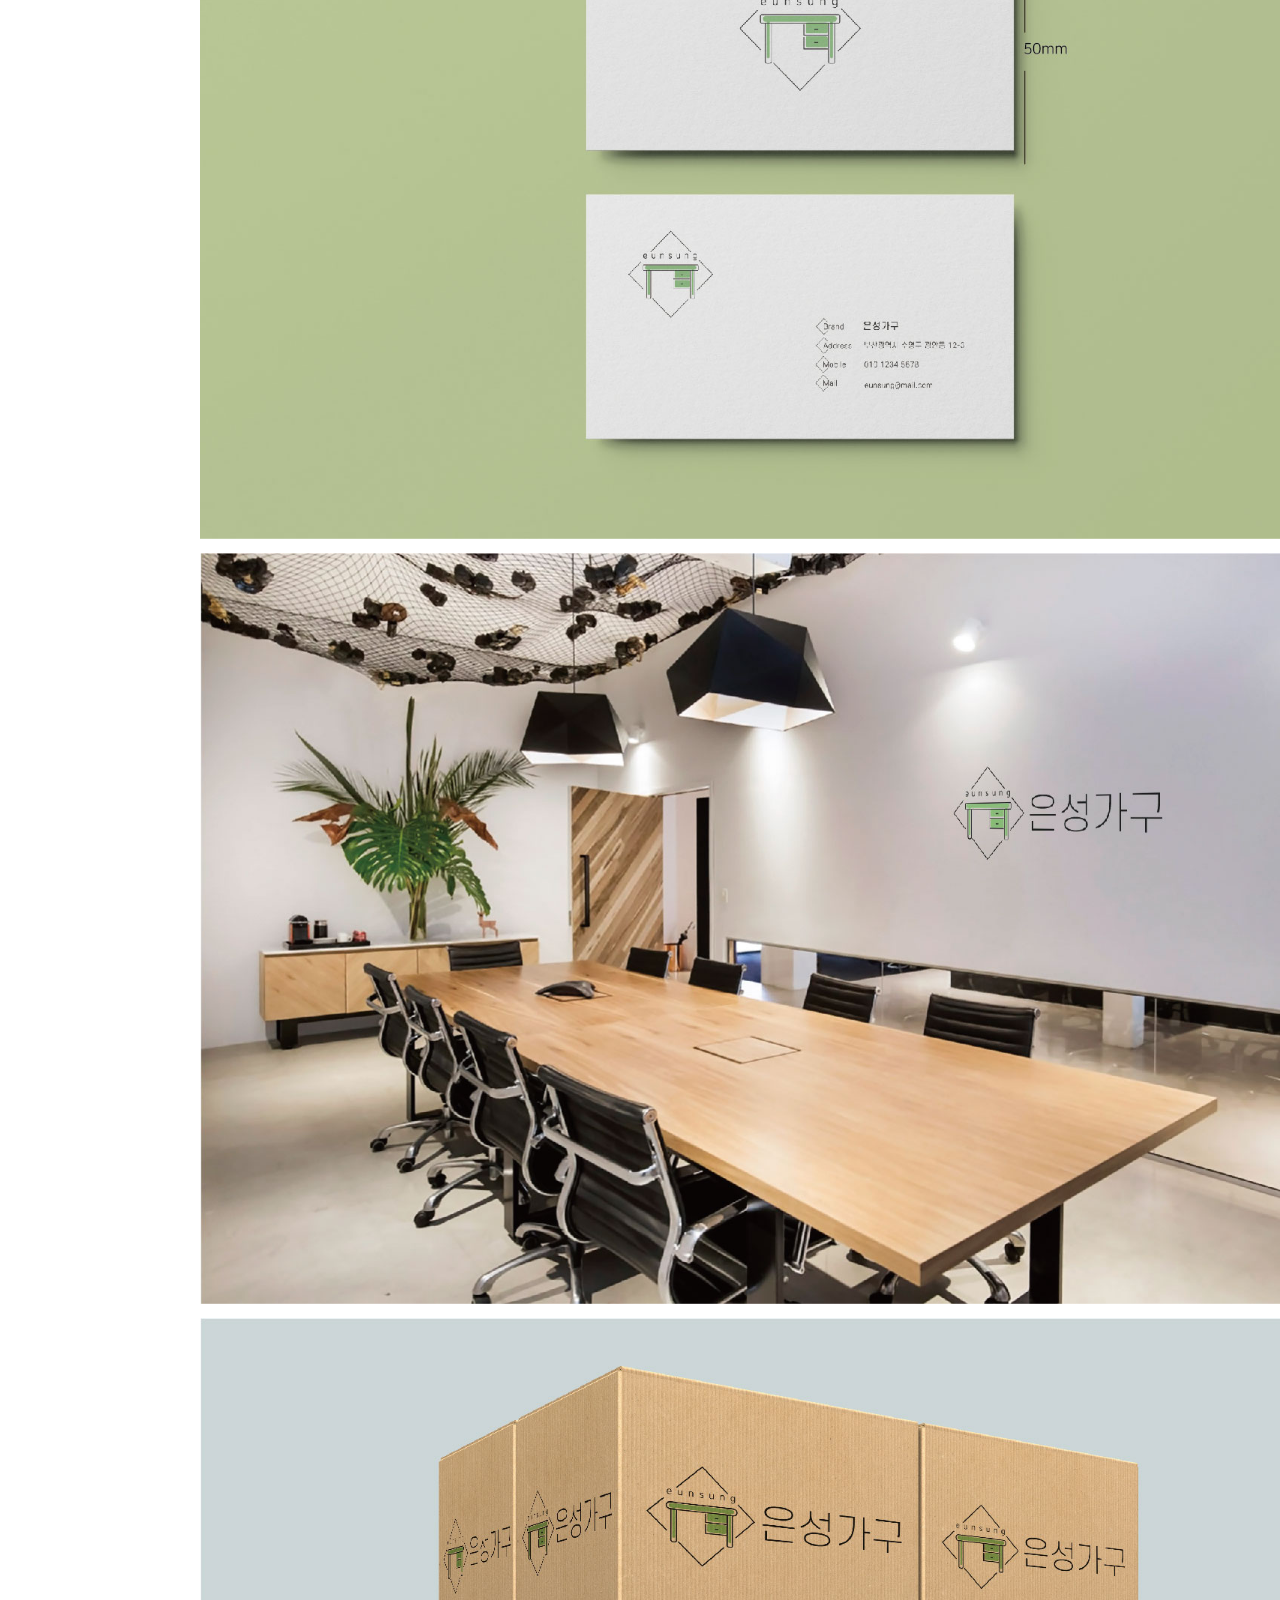
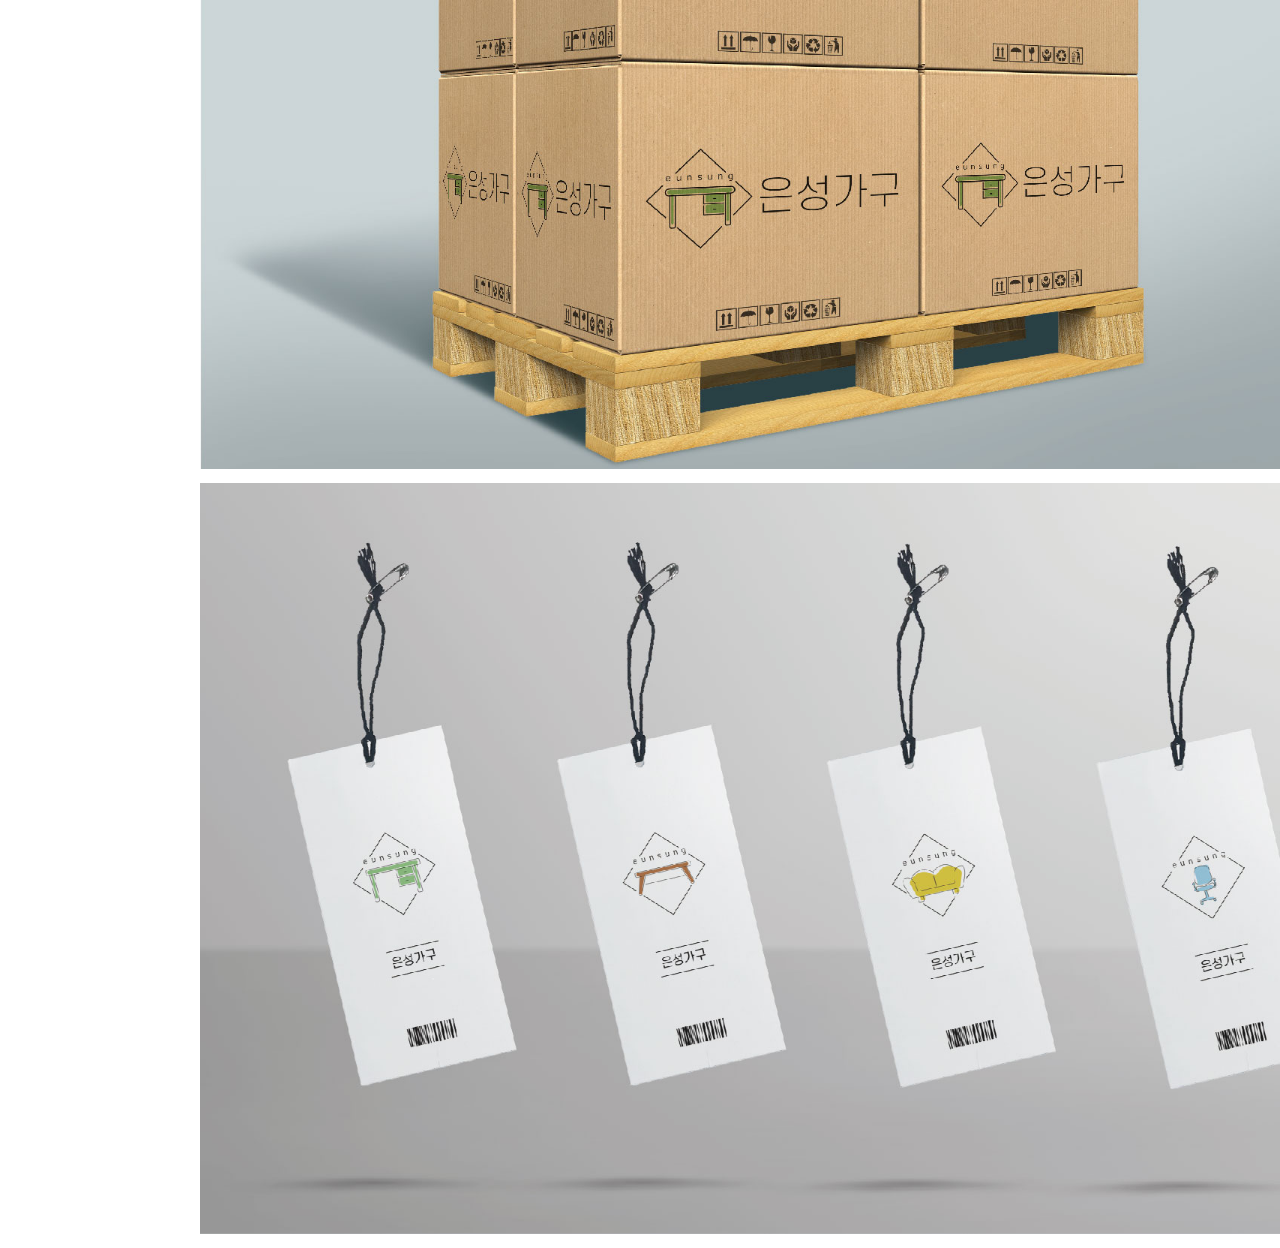
<file: logo.html>
<!DOCTYPE html>
<html lang="ko">

<head>
    <meta charset="UTF-8">
    <meta http-equiv="X-UA-Compatible" content="IE=edge">
    <meta name="viewport" content="width=device-width, initial-scale=1.0">
    <title>은성가구 로고디자인</title>
    <style>
        *{
            margin: 0;
            padding: 0;
        }

        #wrap{
            width: 1600px;
            margin: 0 auto;
        }

        div{
            width: 1200px;
            margin: 0 auto;
            margin-bottom: 10px;
        }

        div img{
            width: 100%;
        }
    </style>
</head>

<body>
    <div id="wrap">
        <div><img src="images/popup/logo/logo1.jpg" alt="image"></div>
        <div><img src="images/popup/logo/logo2.jpg" alt="image"></div>
        <div><img src="images/popup/logo/logo3.jpg" alt="image"></div>
        <div><img src="images/popup/logo/logo4.jpg" alt="image"></div>
        <div><img src="images/popup/logo/logo5.jpg" alt="image"></div>
        <div><img src="images/popup/logo/logo6.jpg" alt="image"></div>
        <div><img src="images/popup/logo/logo7.jpg" alt="image"></div>
        <div><img src="images/popup/logo/logo8.jpg" alt="image"></div>
        <div><img src="images/popup/logo/logo9.jpg" alt="image"></div>
        <div><img src="images/popup/logo/logo10.jpg" alt="image"></div>
    </div>
</body>

</html>
</file>
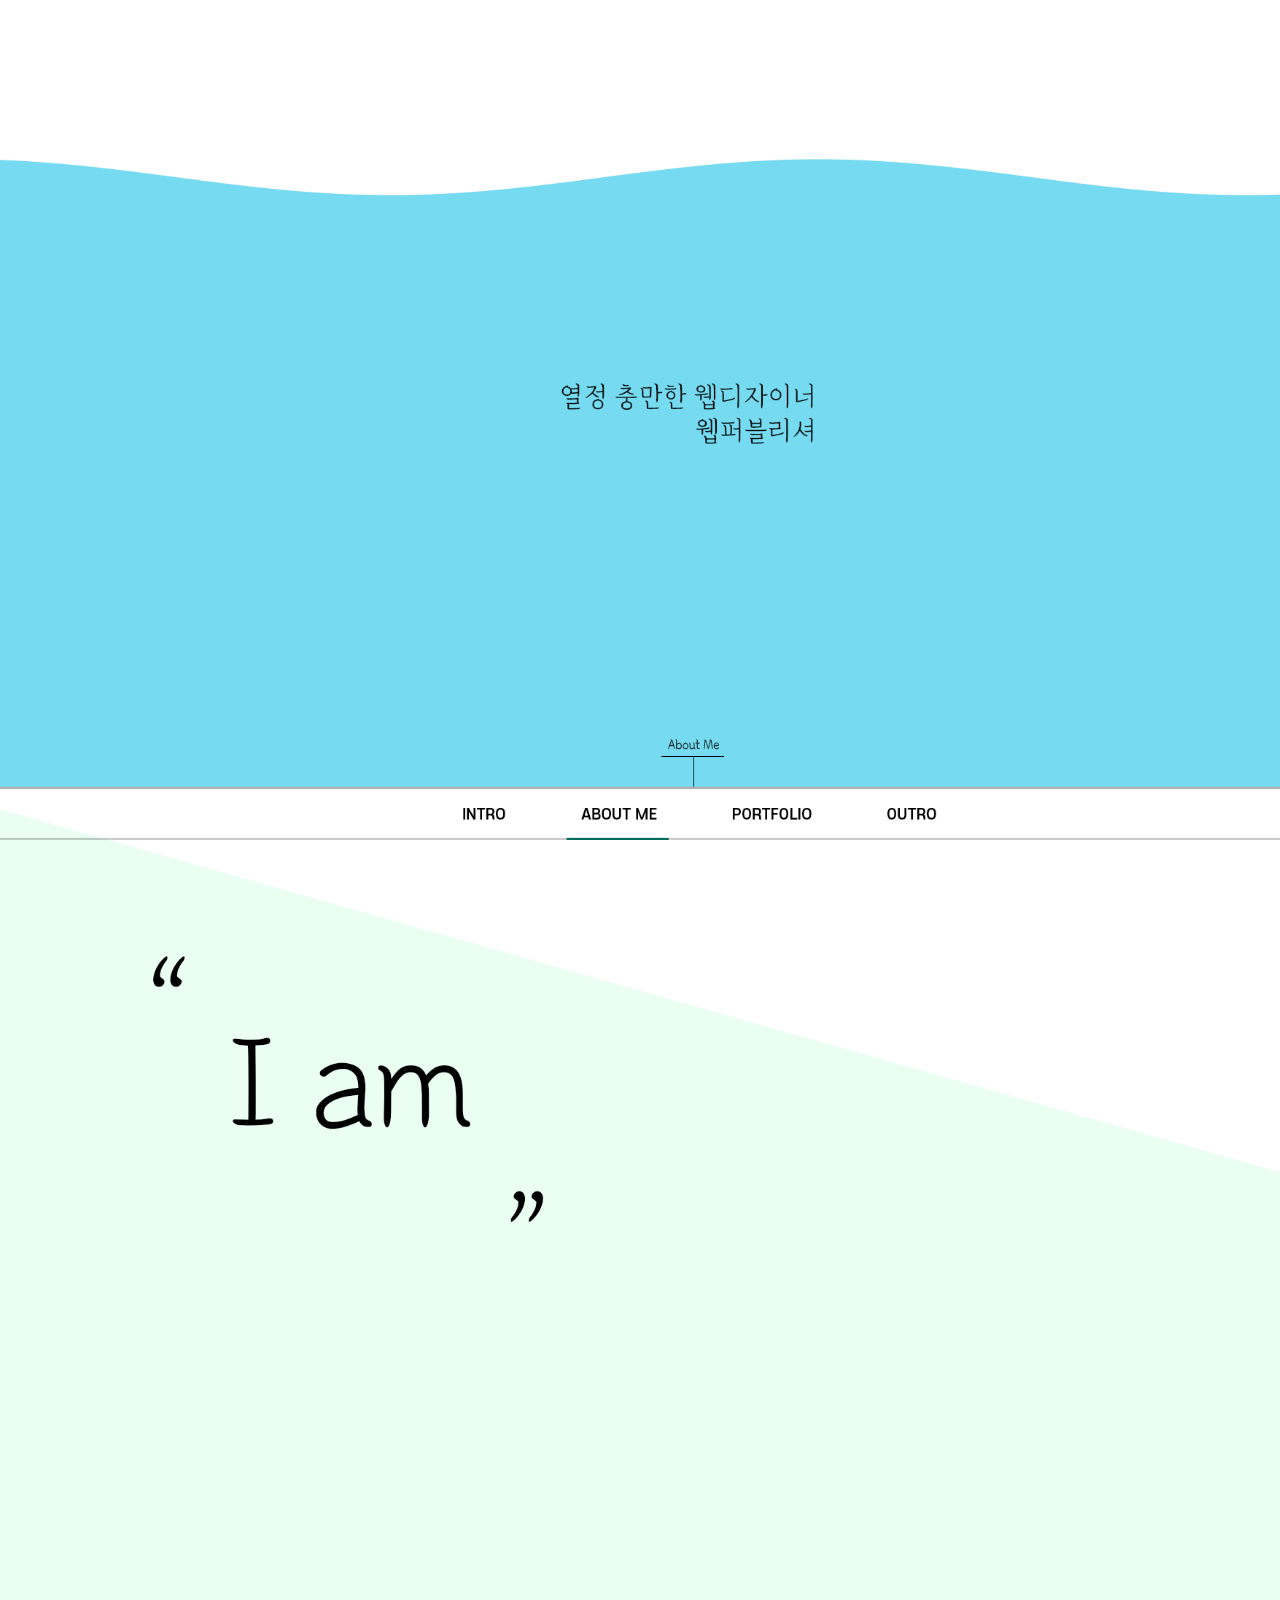
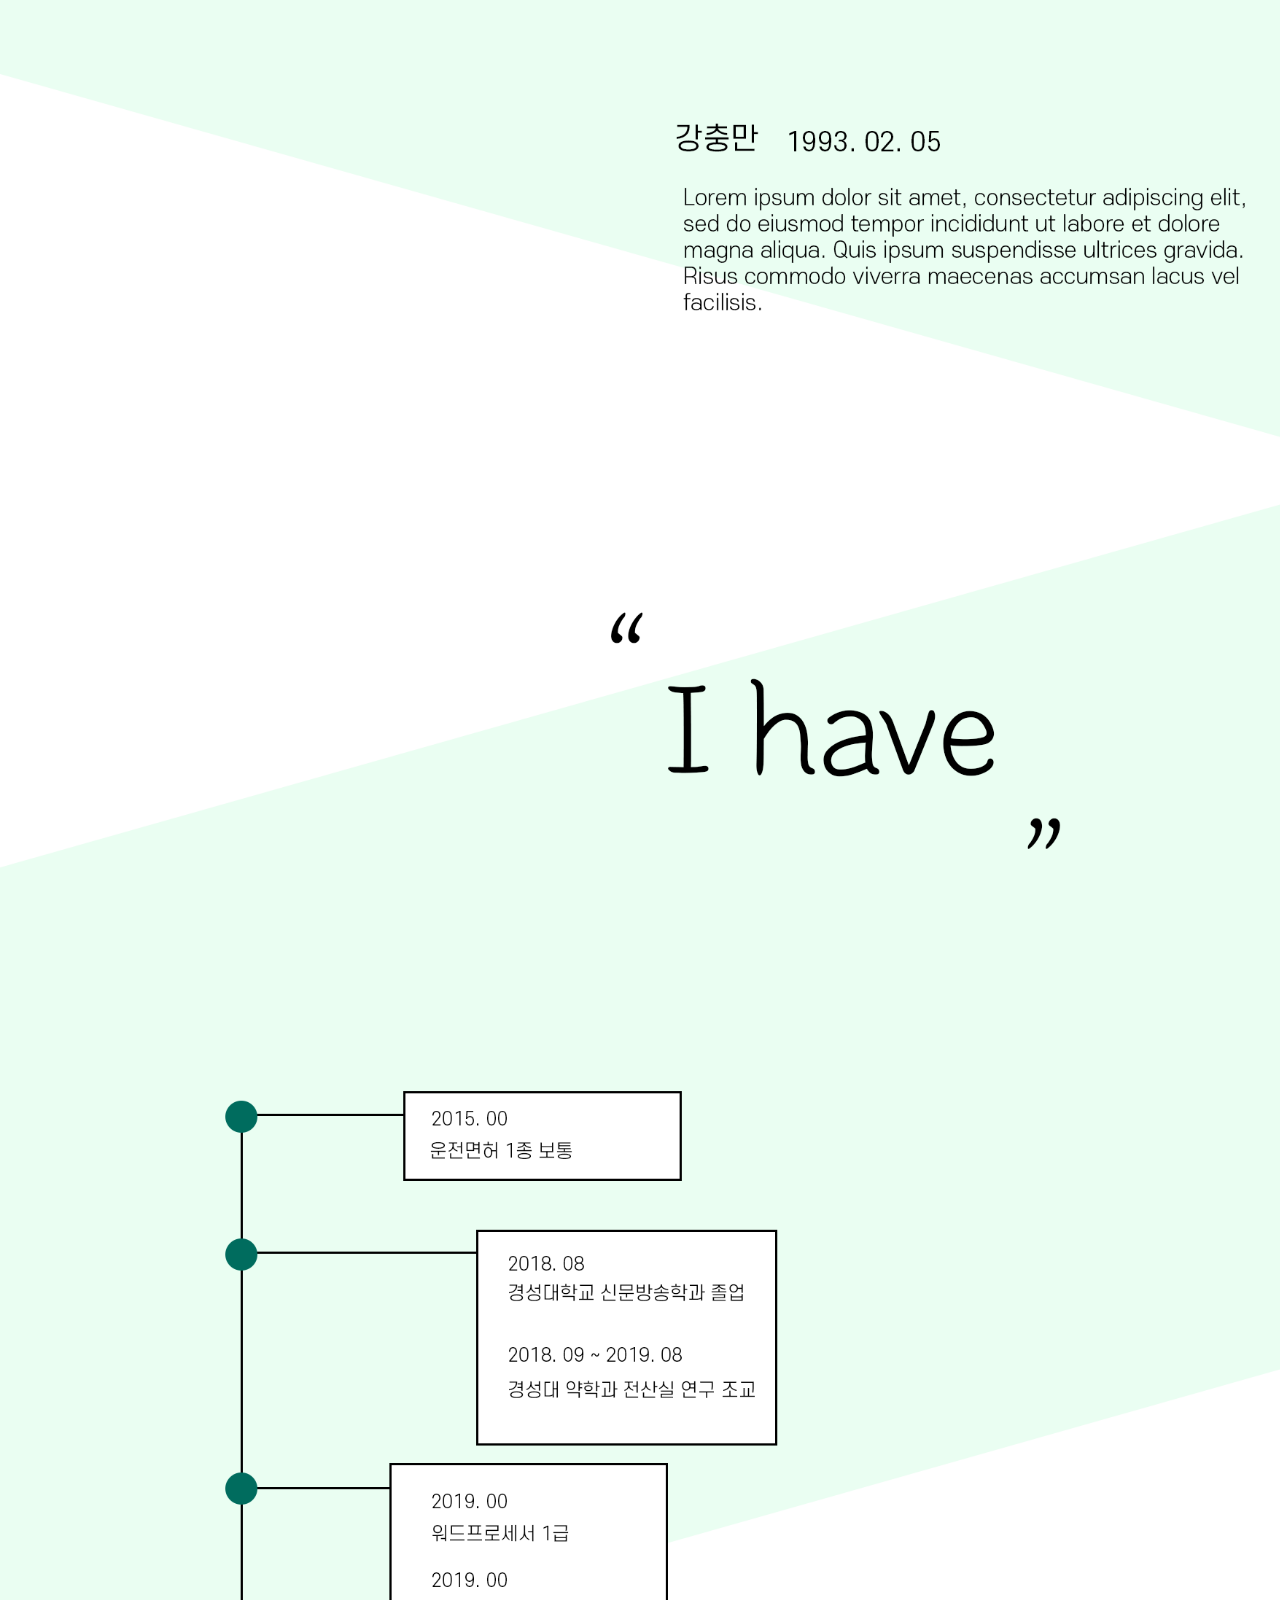
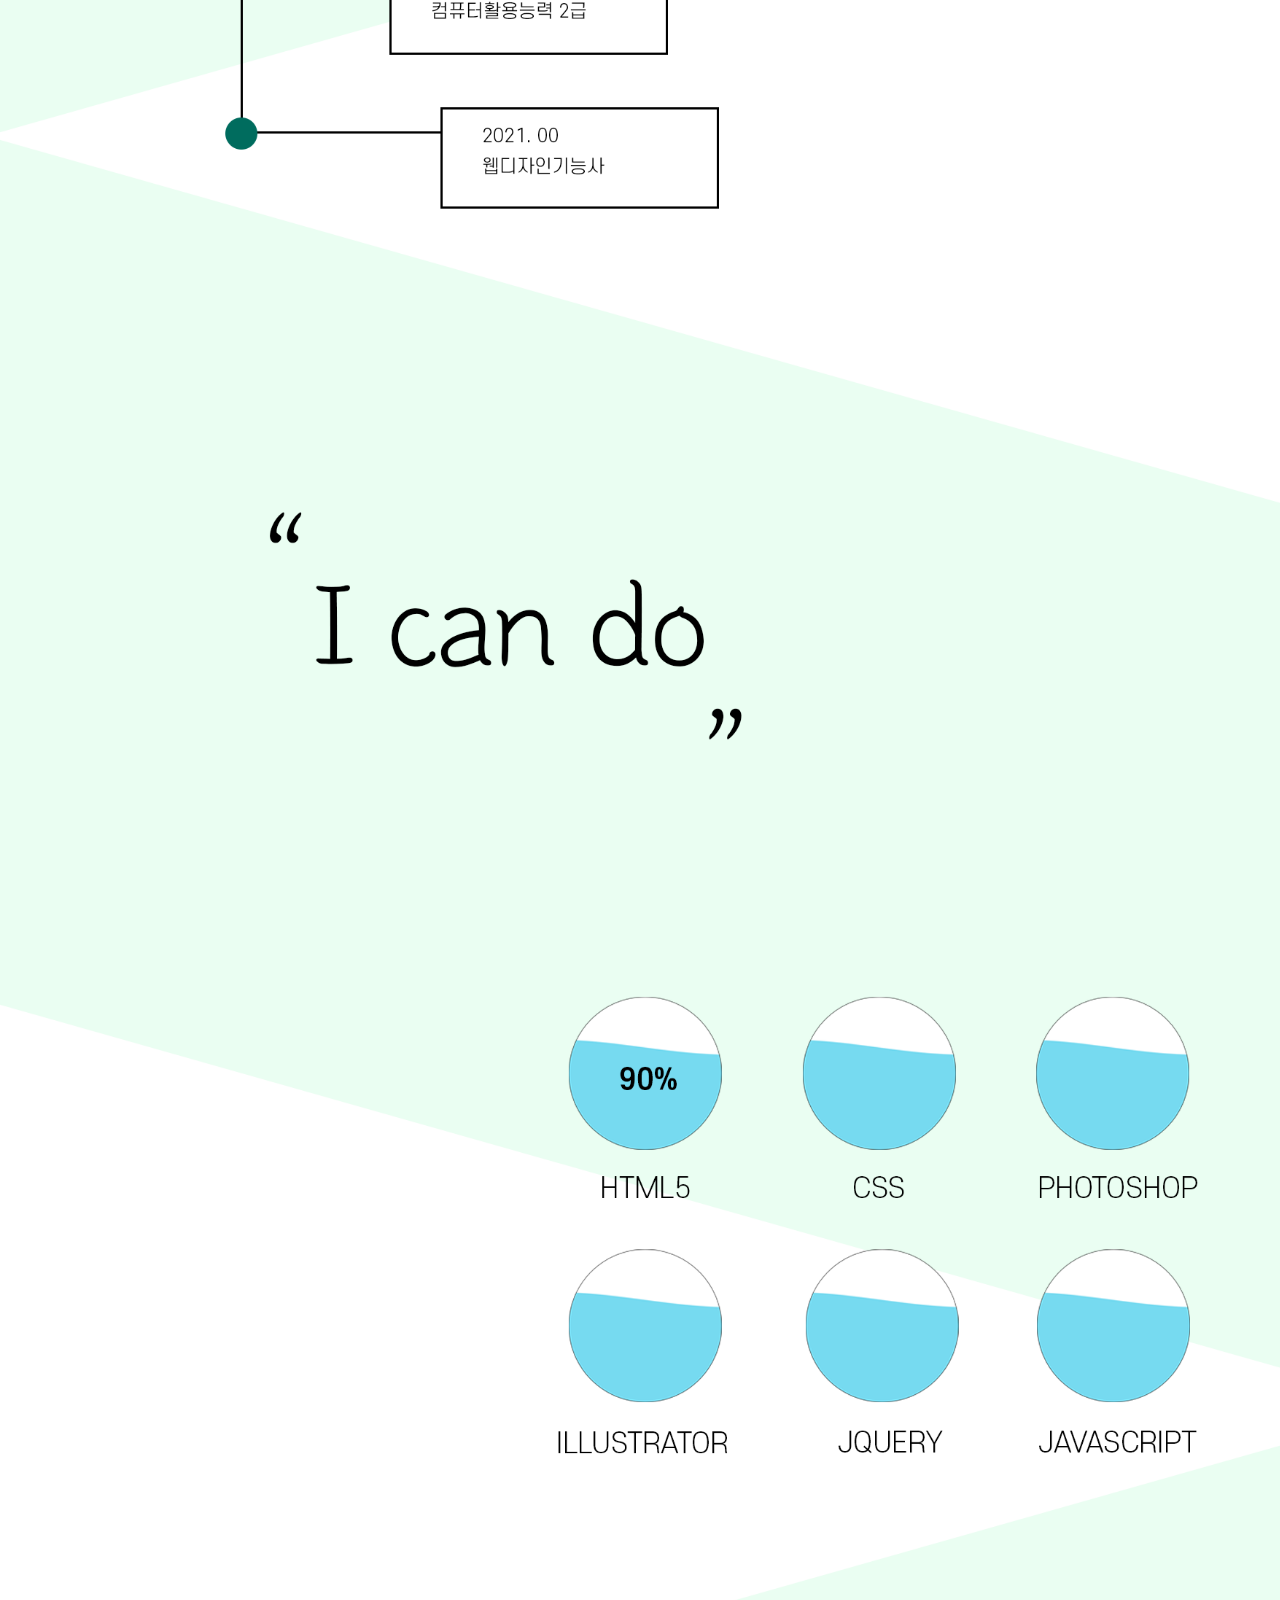
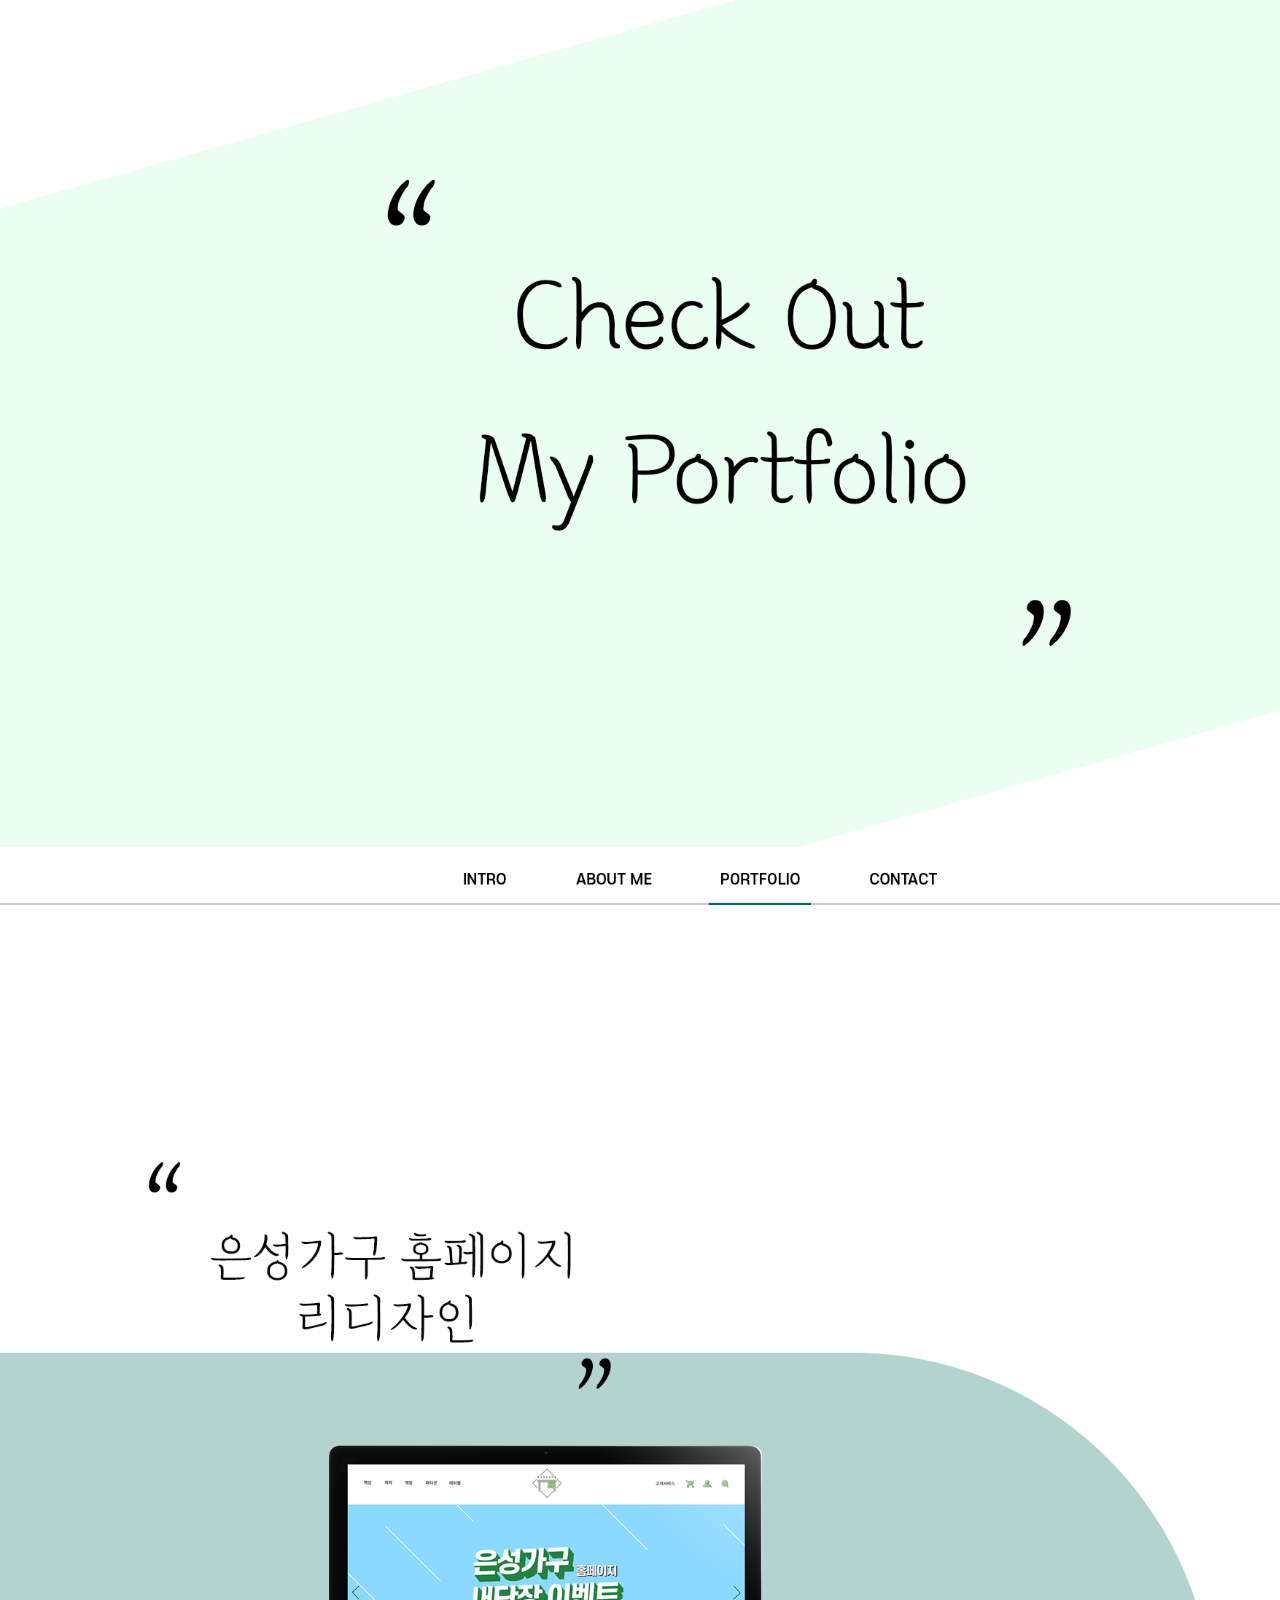
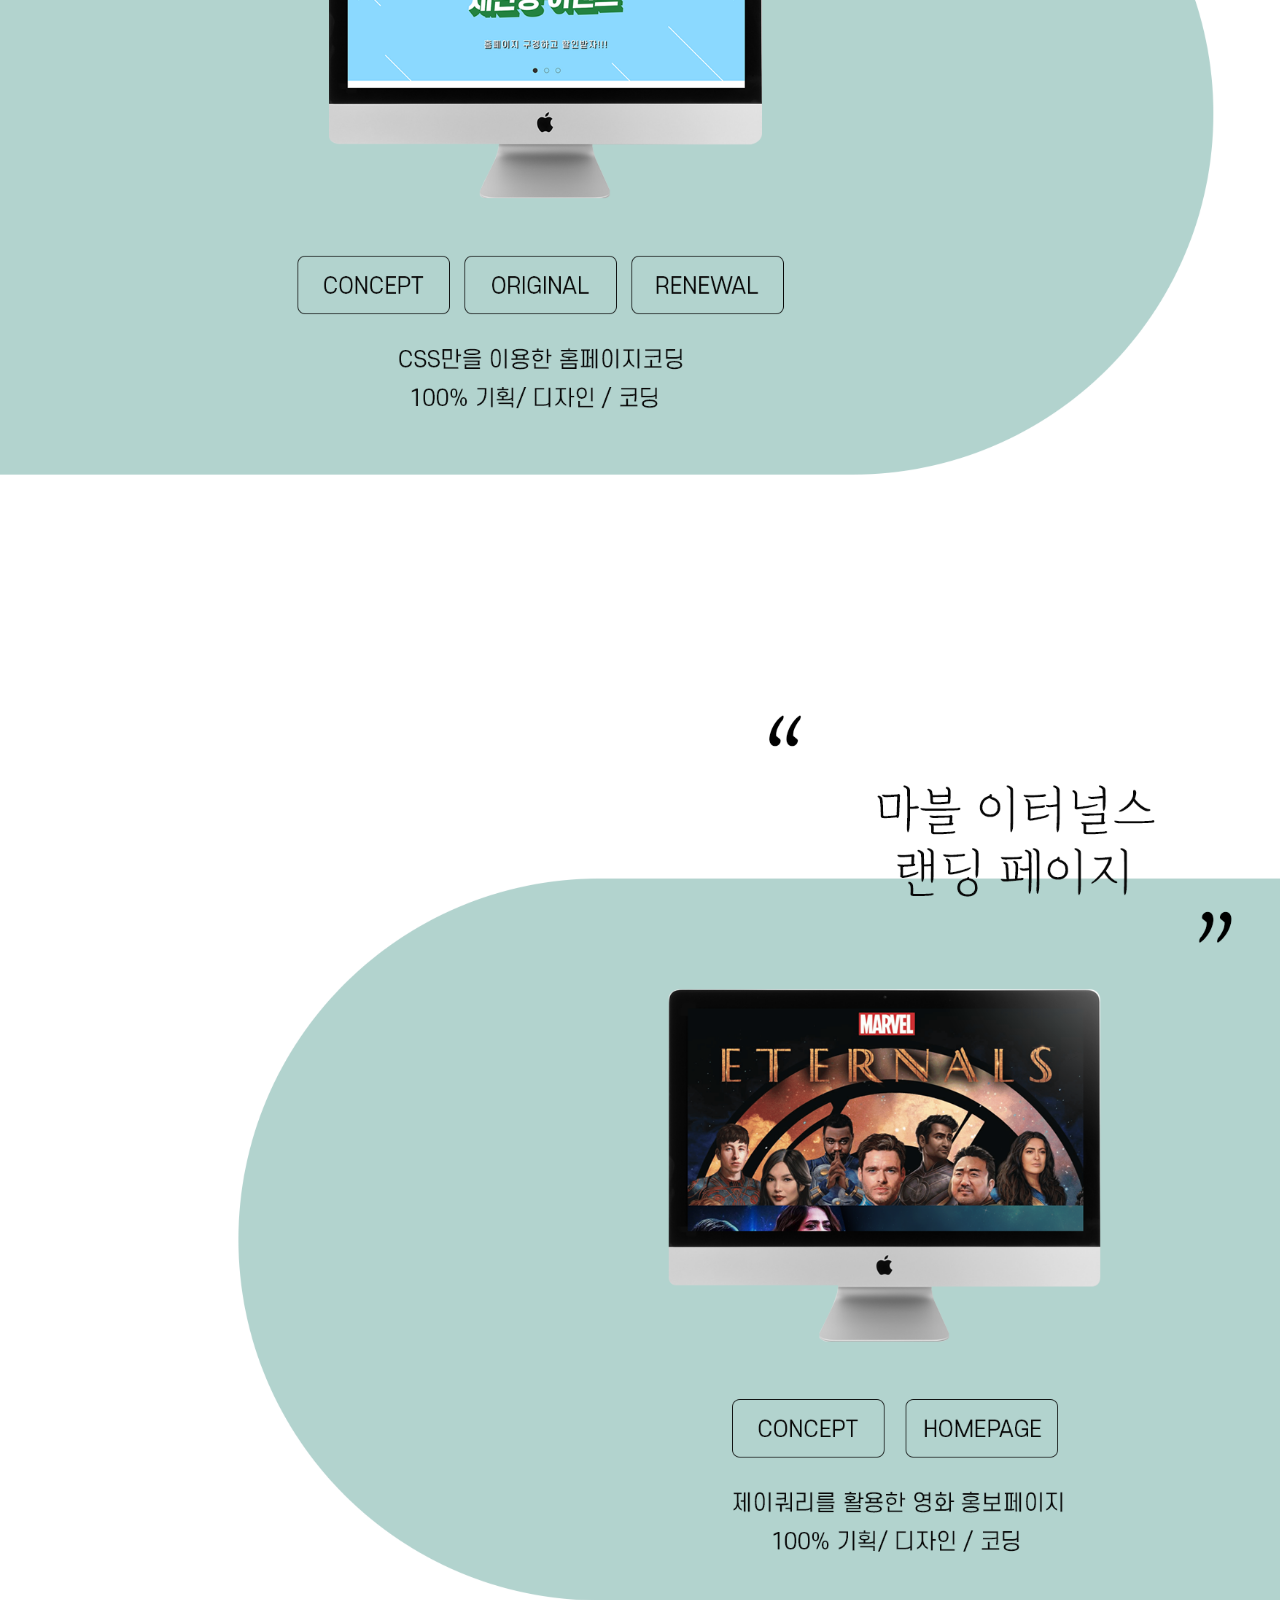
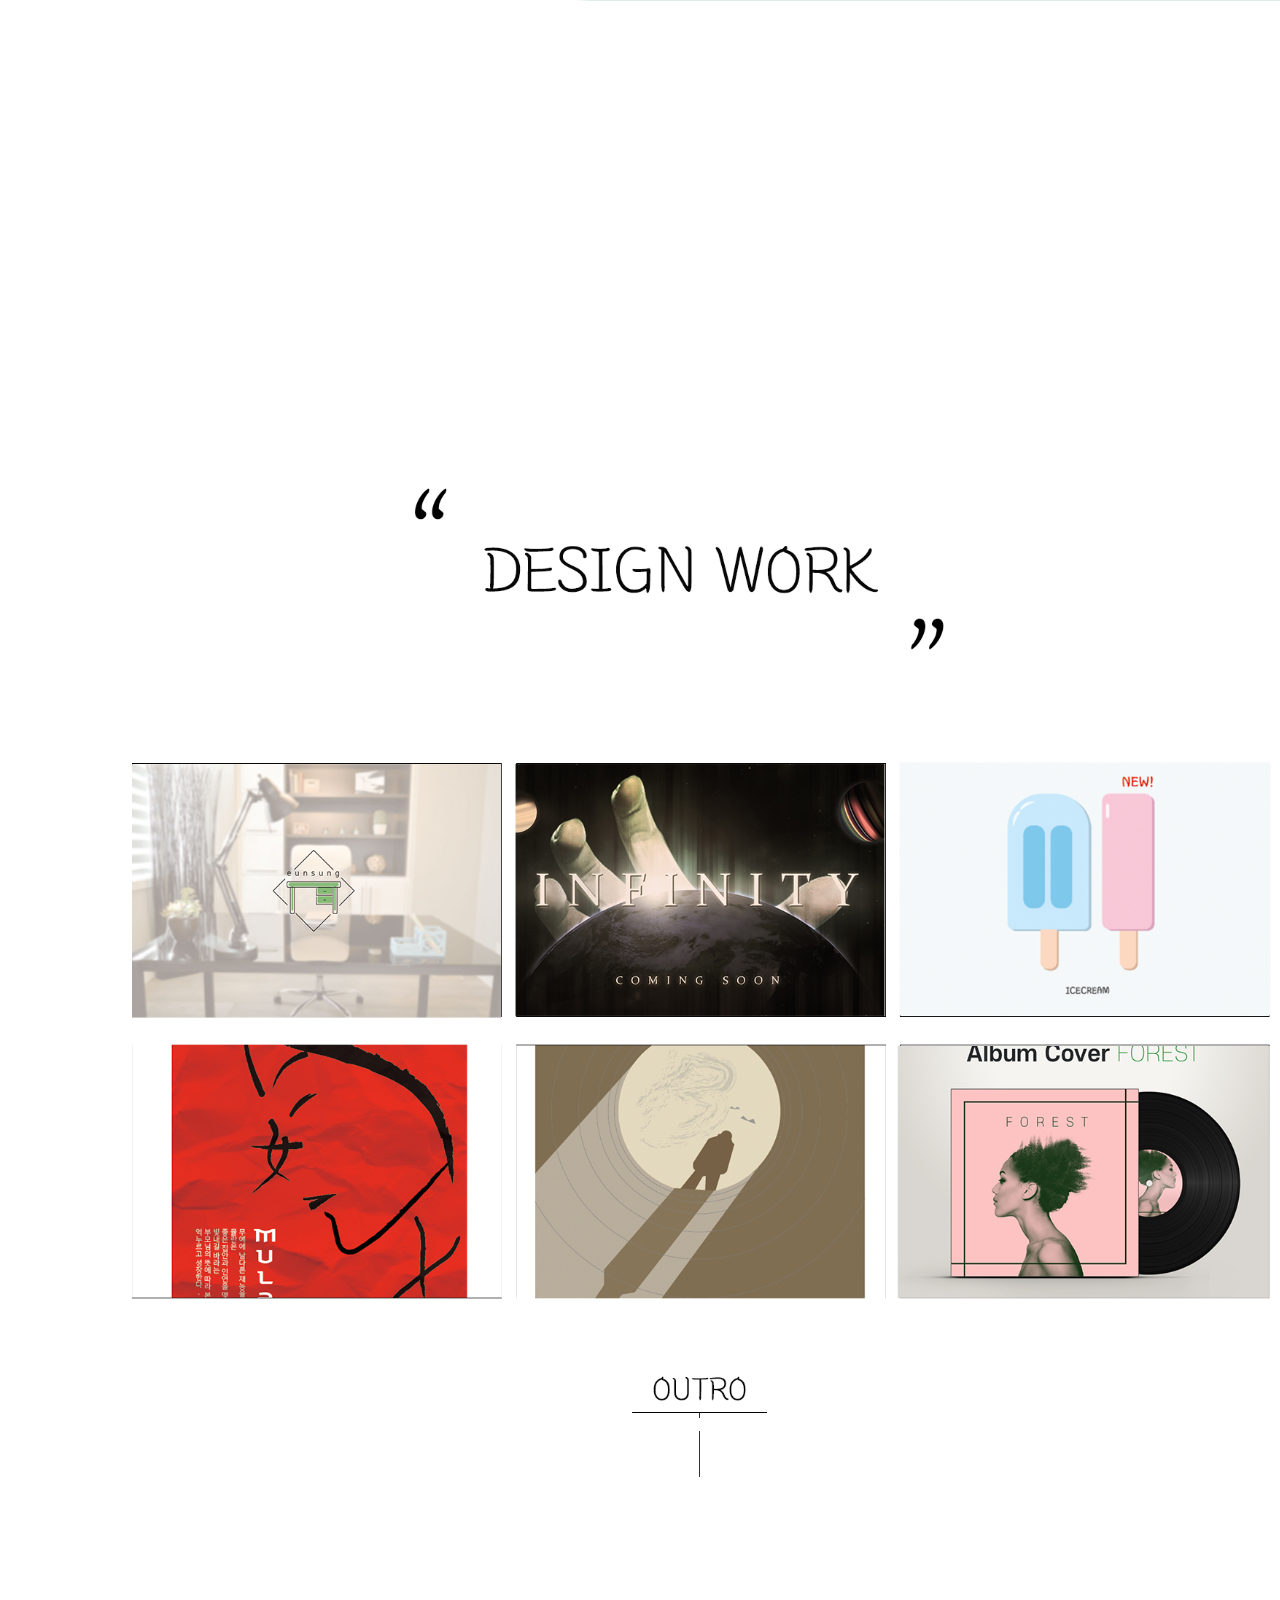
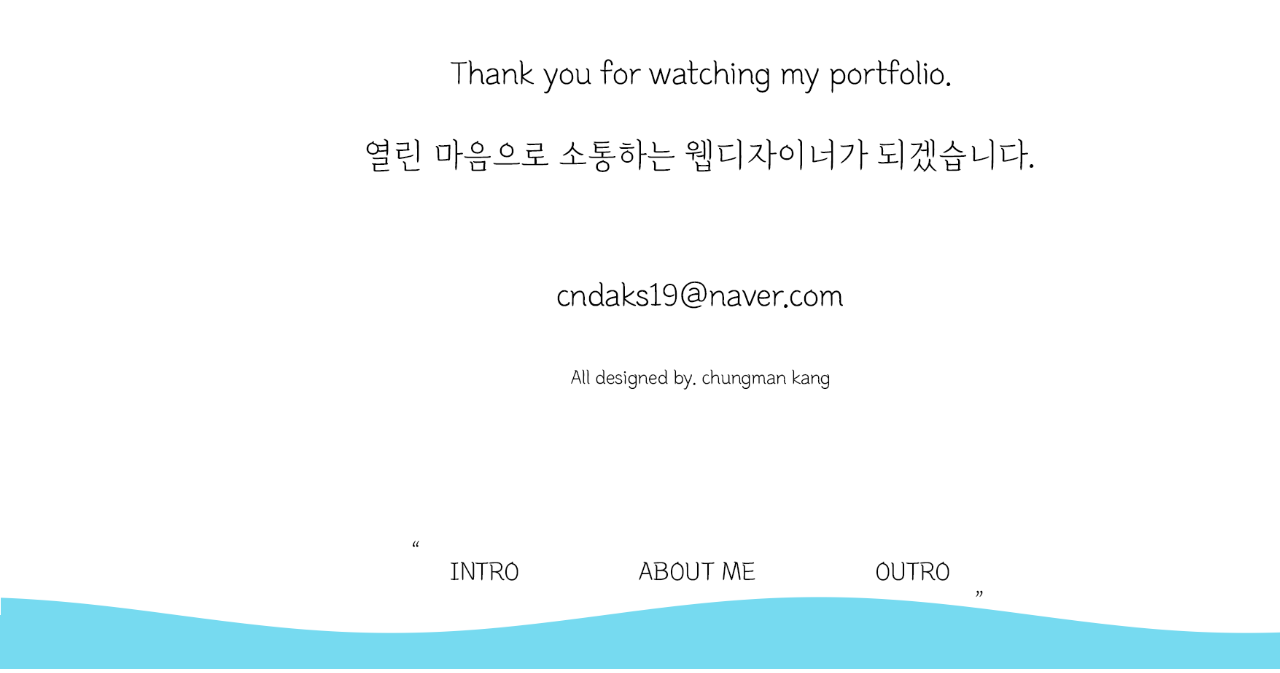
<file: portfolio_wireframe.html>
<!DOCTYPE html>
<html lang="ko">
<head>
    <meta charset="UTF-8">
    <meta http-equiv="X-UA-Compatible" content="IE=edge">
    <meta name="viewport" content="width=device-width, initial-scale=1.0">
    <title>포트폴리오 와이어프레임</title>
    <style>
        *{
            padding: 0;
            margin: 0;
        }

        div{
            width: 1400px;
            margin: 0 auto;
        }

        div img{
            width: 100%;
        }
    </style>
</head>
<body>
    <div>
        <img src="images/wireframe/portfolio1.png" alt="portfolio_wireframe">
    </div>
    <div>
        <img src="images/wireframe/portfolio2.png" alt="portfolio_wireframe">
    </div>
    <div>
        <img src="images/wireframe/portfolio3.png" alt="portfolio_wireframe">
    </div>
</body>
</html>
</file>
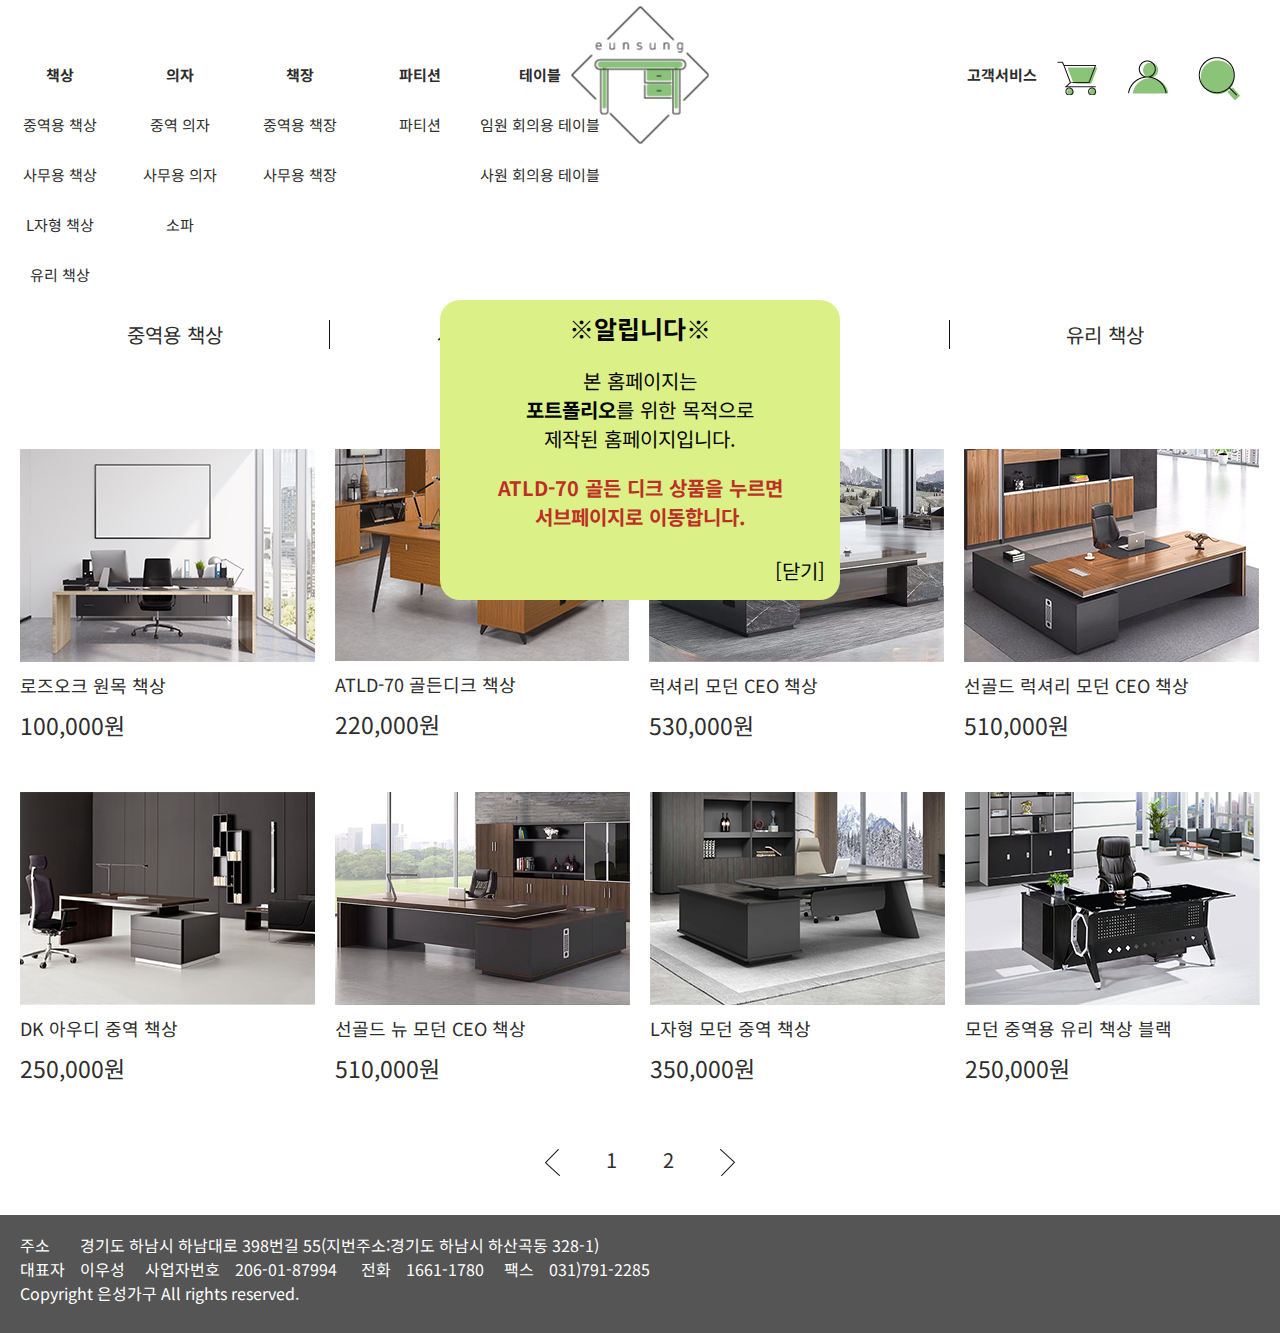
<file: page/eunsung/subpage_1.html>
<!DOCTYPE html>
<html lang="ko">

<head>
    <meta charset="UTF-8">
    <meta http-equiv="X-UA-Compatible" content="IE=edge">
    <meta name="viewport" content="width=device-width, initial-scale=1.0">
    <link rel="stylesheet" href="css/common.css">
    <link rel="stylesheet" href="css/subpage_1.css">
    <link rel="preconnect" href="https://fonts.gstatic.com">
    <link href="https://fonts.googleapis.com/css2?family=Noto+Sans+KR:wght@100&display=swap" rel="stylesheet">
    <link rel="shortcut icon" href="favicon/favicon.ico" type="image/x-icon">

    <title>은성가구</title>

</head>

<body>
    <div id="wrap">
        <header>
            <div class="navi">
                <a href="#"><img class="logo" src="images/mainpage/Logo.png" alt="logo"></a>
                <nav>
                    <div class="navi_1">
                        <ul class="left_menu">
                            <li><a href="subpage_1.html" target="_blank">책상</a>
                                <div class="over">
                                    <ul class="sub_menu">
                                        <li><a href="subpage_1.html" target="_blank"><span class="under">중역용
                                                    책상</span></a></li>
                                        <li><a href="subpage_1.html" target="_blank"><span class="under">사무용
                                                    책상</span></a></li>
                                        <li><a href="subpage_1.html" target="_blank"><span class="under">L자형
                                                    책상</span></a></li>
                                        <li><a href="subpage_1.html" target="_blank"><span class="under">유리
                                                    책상</span></a></li>
                                    </ul>
                                </div>
                            </li>
                            <li>의자
                                <div class="over">
                                    <ul class="sub_menu">
                                        <li><a href="#"><span class="under">중역 의자</span></a></li>
                                        <li><a href="#"><span class="under">사무용 의자</span></a></li>
                                        <li><a href="#"><span class="under">소파</span></a></li>
                                    </ul>
                                </div>
                            </li>
                            <li>책장
                                <div class="over">
                                    <ul class="sub_menu">
                                        <li><a href="#"><span class="under">중역용 책장</span></a></li>
                                        <li><a href="#"><span class="under">사무용 책장</span></a></li>
                                    </ul>
                                </div>
                            </li>
                            <li>파티션
                                <div class="over">
                                    <ul class="sub_menu">
                                        <li><a href="#"><span class="under">파티션</span></a></li>
                                    </ul>
                                </div>
                            </li>
                            <li>테이블
                                <div class="over">
                                    <ul class="sub_menu">
                                        <li><a href="#"><span class="under">임원 회의용 테이블</span></a></li>
                                        <li><a href="#"><span class="under">사원 회의용 테이블</span></a></li>
                                    </ul>
                                </div>
                            </li>
                        </ul>
                    </div>
                    <div class="navi_2">
                        <ul class="second_menu">
                            <li class="custom">고객서비스
                                <div class="over">
                                    <ul class="sub_menu">
                                        <li><a href="#"><span class="under">매장약도</span></a></li>
                                        <li><a href="#"><span class="under">문의하기</span></a></li>
                                    </ul>
                                </div>
                            </li>
                        </ul>
                    </div>
                </nav>
                <div class="navi_3">
                    <ul class="right_menu">
                        <li class="icon"><a href="#"><img src="images/mainpage/shoppingcart_icon.png"
                                    alt="shoppingcart"></a>
                        </li>
                        <li class="icon"><a href="#"><img src="images/mainpage/login_icon.png" alt="login"></a></li>
                        <li class="icon"><a href="#"><img src="images/mainpage/search_icon.png" alt="search"></a>
                        </li>
                    </ul>
                </div>
                <div class="bg_white"></div>
            </div>
        </header>

        <main>
            <div class="inner">
                <ul class="main_menu">
                    <li><a href="#"><span>중역용 책상</span></a></li>
                    <li><a href="#"><span>사무용 책상</span></a></li>
                    <li><a href="#"><span>L자형 책상</span></a></li>
                    <li><a href="#"><span>유리 책상</span></a></li>
                </ul>
                <hr>
                <ul class="main_contents">
                    <li>
                        <div class="black">
                            <div class="more">
                                <img src="images/subpage_1/plus.png" alt="plus">
                                <p> MORE</p>
                            </div>
                        </div>
                        <img src="images/subpage_1/desk01.png" alt="desk">
                        <p class="name">로즈오크 원목 책상</p>
                        <p class="price">100,000원</p>
                    </li>
                    <li>
                        <a href="subpage_2.html" target="_blank"><div class="black">
                            <div class="more">
                                <img src="images/subpage_1/plus.png" alt="plus">
                                <p> MORE</p>
                            </div>
                        </div>
                        <img src="images/subpage_1/desk02.png" alt="desk">
                        <p class="name">ATLD-70 골든디크 책상</p>
                        <p class="price">220,000원</p>
                    </a>
                    </li>
                    <li>
                        <div class="black">
                            <div class="more">
                                <img src="images/subpage_1/plus.png" alt="plus">
                                <p> MORE</p>
                            </div>
                        </div>
                        <img src="images/subpage_1/desk03.png" alt="desk">
                        <p class="name">럭셔리 모던 CEO 책상</p>
                        <p class="price">530,000원</p>
                    </li>
                    <li>
                        <div class="black">
                            <div class="more">
                                <img src="images/subpage_1/plus.png" alt="plus">
                                <p> MORE</p>
                            </div>
                        </div>
                        <img src="images/subpage_1/desk04.png" alt="desk">
                        <p class="name">선골드 럭셔리 모던 CEO 책상</p>
                        <p class="price">510,000원</p>
                    </li>
                    <li>
                        <div class="black">
                            <div class="more">
                                <img src="images/subpage_1/plus.png" alt="plus">
                                <p> MORE</p>
                            </div>
                        </div>
                        <img src="images/subpage_1/desk05.png" alt="desk">
                        <p class="name">DK 아우디 중역 책상</p>
                        <p class="price">250,000원</p>
                    </li>
                    <li>
                        <div class="black">
                            <div class="more">
                                <img src="images/subpage_1/plus.png" alt="plus">
                                <p> MORE</p>
                            </div>
                        </div>
                        <img src="images/subpage_1/desk06.png" alt="desk">
                        <p class="name">선골드 뉴 모던 CEO 책상</p>
                        <p class="price">510,000원</p>
                    </li>
                    <li>
                        <div class="black">
                            <div class="more">
                                <img src="images/subpage_1/plus.png" alt="plus">
                                <p> MORE</p>
                            </div>
                        </div>
                        <img src="images/subpage_1/desk07.png" alt="desk">
                        <p class="name">L자형 모던 중역 책상</p>
                        <p class="price">350,000원</p>
                    </li>
                    <li>
                        <div class="black">
                            <div class="more">
                                <img src="images/subpage_1/plus.png" alt="plus">
                                <p> MORE</p>
                            </div>
                        </div>
                        <img src="images/subpage_1/desk08.png" alt="desk">
                        <p class="name">모던 중역용 유리 책상 블랙</p>
                        <p class="price">250,000원</p>
                    </li>
                </ul>
                <hr>
                <div class="page">
                    <img class="page_btn" src="images/subpage_1/left_page.png" alt="left">
                    <a class="page_btn" href="#">1</a>
                    <a class="page_btn" href="#">2</a>
                    <img class="page_btn" src="images/subpage_1/right_page.png" alt="right">
                </div>
            </div>
        </main>

        <footer>
            <div class="inner">
                <p><span class="add">주소</span><span>경기도 하남시 하남대로 398번길 55(지번주소:경기도 하남시 하산곡동 328-1)</span></p>
                <p><span class="rep_1">대표자</span><span class="rep_2">이우성</span><span class="rep_1">사업자번호</span><span
                        class="rep_2">206-01-87994</span>
                    <span class="rep_1">전화</span><span class="rep_2">1661-1780</span><span class="rep_1">팩스</span><span
                        class="rep_2">031)791-2285</span>
                </p>
                <p>Copyright 은성가구 All rights reserved.</p>
            </div>
        </footer>

        <aside>
            <input type="checkbox" id="btn">
            <div class="popup">
                <p class="caution">※알립니다※</p>
                <p class="pop">
                    본 홈페이지는 <br>
                    <strong>포트폴리오</strong>를 위한 목적으로 <br>
                    제작된 홈페이지입니다.
                </p>
                <p class="sub_">ATLD-70 골든 디크 상품을 누르면 <br>
                    서브페이지로 이동합니다.</p>
                <label for="btn"><span>[닫기]</span></label>
            </div>
        </aside>
    </div>
</body>

</html>
</file>
<file: page/eunsung/css/common.css>
@charset "utf-8";

/*google 웹폰트 css 파일 불러오기*/
@import url(https://fonts.googleapis.com/css?family=Galada|Nanum+Gothic|Nanum+Myeongjo);
@font-face {
      font-family: 'Cafe24Oneprettynight';
      src: url('https://cdn.jsdelivr.net/gh/projectnoonnu/noonfonts_twelve@1.1/Cafe24Oneprettynight.woff') format('woff');
      font-weight: normal;
      font-style: normal;
  }

.font_gothic {
      font-family: 'Nanum Gothic', sans-serif;
}

.font_myeong {
      font-family: 'Nanum Myeongjo', serif;
}

.font_galada {
      font-family: 'Galada', cursive;
}

.font_cafe{
      font-family: 'Cafe24Oneprettynight';
      color:red
}


* {
      margin: 0;
      padding: 0;
}

body {
      font-size: 16px;
      color: #2e2d2d;
      font-family: 'Nanum Gothic', sans-serif;
}

ul,
ol,
li {
      list-style-type: none
}

img,
fieldset {
      border: none;
      vertical-align: middle
}

hr {
      clear: both;
      border: none
}

a {
      color: inherit;
      text-decoration: none
}

table {
      border-collapse: collapse
}

input,
textarea {
      color: inherit;
      font-size: inherit;
      font-family: inherit;
      vertical-align: middle
}
</file>
<file: page/eunsung/css/main_style.css>
@charset "UTF-8";

/* ----------공통--------- */

#wrap {
    width: 100%;
    /* min-width: 1280px; */
    font-family: 'Noto Sans KR', sans-serif;
}

.inner {
    width: 1240px;
    margin: 0 auto;
}

h2 {
    padding-top: 100px;
    margin-bottom: 50px;
    text-align: center;
    font-size: 30px;
}

html{
    scroll-behavior: smooth;
}

/* ---------header navi-------- */

header .navi {
    height: 150px;
    position: relative;
}

header .logo {
    position: absolute;
    top: 50%;
    left: 50%;
    transform: translateY(-50%) translateX(-50%);
    z-index: 1000;
}

header nav .navi_1 {
    position: absolute;
    z-index: 100;
    width: 48%;
}

header nav .navi_2 {
    position: absolute;
    z-index: 100;
    width: 8%;
    right: 17%;
}

header .bg_white {
    width: 100%;
    height: 310px;
    background-color: #fff;
    position: absolute;
    z-index: 10;
    top: -310px;
    transition: all .5s;
}

header nav:hover~.bg_white {
    top: 0px;
}

header .left_menu>li {
    font-size: 15px;
    float: left;
    line-height: 150px;
    width: 120px;
    text-align: center;
    font-weight: bold;
    cursor: pointer;
}

header .second_menu>li {
    font-size: 15px;
    float: right;
    line-height: 150px;
    width: 120px;
    text-align: center;
    font-weight: bold;
    cursor: pointer;
}

header .sub_menu li a {
    display: block;
    width: 120px;
    line-height: 50px;
    font-weight: normal;
    background-color: #fff;
    font-size: 15px;
    text-align: center;
}

header .over{
    position: absolute;
    top: 100px;
    width: 100%;
    height: 200px;
    overflow: hidden;
}

header .sub_menu {
    position: absolute;
    top: -200px;
    z-index: 100;
    transition: all .5s;
}

header .left_menu:hover .sub_menu,
header .second_menu:hover .sub_menu {
    top: 0px;
}

header .right_menu {
    line-height: 150px;
    position: absolute;
    right: 10px;
    z-index: 1000;
}

header .right_menu .icon {
    float: left;
    margin-right: 30px;
}

header .right_menu .icon:hover img {
    width: 150%;
}

header nav .sub_menu .under {
    padding-bottom: 3px;
    border-bottom: 2px solid rgba(138, 196, 121, 0);
    transition: all 0.5s;
}

header nav .sub_menu li a:hover .under {
    border-bottom: 2px solid rgba(138, 196, 121, 1);
}

/* -----------header main slide------------ */

header .main_slide {
    position: relative;
    width: 100%;
    height: 800px;
    overflow: hidden;
}

header .main_slide .arrow_left {
    width: 50px;
    position: absolute;
    top: 50%;
    left: 20px;
    transform: translateY(-50%);
    z-index: 1000;
    cursor: pointer;
}

header .main_slide .arrow_left>img {
    width: 100%;
}

header .main_slide .arrow_right {
    width: 50px;
    position: absolute;
    top: 50%;
    right: 20px;
    transform: translateY(-50%);
    z-index: 1000;
    cursor: pointer;
}

header .main_slide .arrow_right>img {
    width: 100%;
}

header .main_slide input {
    display: none;
}

header .main_slide .page_position {
    position: absolute;
    bottom: 10px;
    left: 50px;
    z-index: 1000;
}

header .main_slide .page_position label {
    width: 30px;
    height: 30px;
    border-radius: 50%;
    border: 1px solid #fff;
    display: inline-block;
}

header .main_slide input[id=page_1]:checked~.page_position label[for=page_1],
header .main_slide input[id=page_2]:checked~.page_position label[for=page_2],
header .main_slide input[id=page_3]:checked~.page_position label[for=page_3] {
    background-color: #fff;
}

header .main_slide .slide {
    position: absolute;
    width: 300%;
    height: 100%;
    top: 0;
    left: 0;
    transition: all .5s;
}

header .main_slide input[id=page_1]:checked~.slide {
    left: 0;
}

header .main_slide input[id=page_2]:checked~.slide {
    left: -100%;
}

header .main_slide input[id=page_3]:checked~.slide {
    left: -200%;
}

header .main_slide .move {
    visibility: hidden;
}

header .main_slide input[id=page_1]:checked~.move .move_1,
header .main_slide input[id=page_2]:checked~.move .move_2,
header .main_slide input[id=page_3]:checked~.move .move_3 {
    visibility: visible;
}

header .main_slide .slide01 {
    background: url(../images/mainpage/main_slide01.png) no-repeat;
    width: calc(100% / 3);
    height: 100%;
    float: left;
    background-position: center;
}

header .main_slide .slide02 {
    background: url(../images/mainpage/main_slide02.png) no-repeat;
    width: calc(100% / 3);
    height: 100%;
    float: left;
    background-position: center;
}

header .main_slide .slide03 {
    background: url(../images/mainpage/main_slide03.png) no-repeat;
    width: calc(100% / 3);
    height: 100%;
    float: left;
    background-position: center;
}


/* ---------main section_1-------- */

#section_1 {
    height: 960px;
}

#section_1 .section_1_main {
    position: relative;
    height: 716px;
    color: #111;
    font-size: 30px;
    font-weight: bold;
    top: 0;
    left: 0;
}

#section_1 .section_1_main .section_1_main_2{
    color: #fff;
    text-shadow: 3px 3px 20px #111;
}

#section_1 .section_1_main .section_1_more .section_1_bo .white_bo{
    border: 2px solid #fff;
}

#section_1 .section_1_main .section_1_more {
    position: absolute;
    top: 60%;
    left: 105px;
}

#section_1 .section_1_main .section_1_more .section_1_bar {
    width: 70px;
    height: 10px;
    background-color: #111;
    display: inline-block;
    margin-bottom: 20px;
}

#section_1 .section_1_main .section_1_more .white_bar{
    background-color: #fff;
}

#section_1 .section_1_main .section_1_more p {
    margin-bottom: 20px;
}

#section_1 .section_1_main .section_1_more .section_1_bo a {
    border: 2px solid #111;
    padding: 5px 15px;
    cursor: pointer;
    font-size: 20px;
}

#section_1 .section_1_main ul li {
    position: absolute;
    opacity: 0;
    transition: all .5s;
    width: 100%;
}

#section_1 .section_1_main ul li img{
    width: 100%;
}

#section_1 .section_1_main input {
    display: none;
}

#section_1 .section_1_main .new_move_1,
#section_1 .section_1_main .new_move_2 {
    width: 100%;
    height: 100%;
    position: absolute;
    display: none;
}

#section_1 .section_1_main .new_left {
    width: 30px;
    position: absolute;
    top: 50%;
    left: 10px;
    transform: translateY(-50%);
    cursor: pointer;
    z-index: 100;
}

#section_1 .section_1_main .new_left img {
    width: 100%;
}

#section_1 .section_1_main .new_right {
    width: 30px;
    position: absolute;
    top: 50%;
    right: 10px;
    transform: translateY(-50%);
    cursor: pointer;
    z-index: 100;
}

#section_1 .section_1_main .new_right img {
    width: 100%;
}

#section_1 .section_1_main input[id=new_1]:checked~.new_move_1,
#section_1 .section_1_main input[id=new_2]:checked~.new_move_2 {
    display: block;
}

#section_1 .section_1_main input[id=new_1]:checked~ul .section_1_main_1,
#section_1 .section_1_main input[id=new_2]:checked~ul .section_1_main_2 {
    opacity: 1;
}

/* -----------main section_2---------- */

#section_2 {
    width: 100%;
    height: 960px;
    background-color: rgba(138, 196, 121, 0.1);
    position: relative;
}

#section_2 article {
    width: 100%;
    height: 533px;
}

#section_2 article .article_1 {
    float: left;
    position: relative;
    overflow: hidden;
    cursor: pointer;
    width: 610px;
}

#section_2 article .article_1 img{
    width: 100%;
}

#section_2 article .article_2 {
    width: 610px;
    float: right;
    position: relative;
    overflow: hidden;
    cursor: pointer;
}

#section_2 article .article_2 img{
    width: 100%;
}

#section_2 article .article_1 .white_desk {
    width: 100%;
    height: 250px;
    background-color: rgba(2, 2, 2, 0.8);
    position: absolute;
    color: #fff;
    font-size: 25px;
    bottom: -263px;
    transition: all .5s;
}

#section_2 article .article_1 .white_desk .white_info {
    position: absolute;
    bottom: 70px;
    left: 50px;
}

#section_2 article .article_bar {
    display: inline-block;
    width: 50px;
    height: 5px;
    background-color: #fff;
    margin-bottom: 10px;
}

#section_2 article .price {
    margin-top: 10px;
    font-size: 35px;
}

#section_2 article .article_2 .black_desk {
    width: 100%;
    height: 250px;
    background-color: rgba(2, 2, 2, 0.8);
    position: absolute;
    color: #fff;
    font-size: 25px;
    bottom: -263px;
    transition: all .5s;
}

#section_2 article .article_2 .black_desk .black_info {
    position: absolute;
    bottom: 70px;
    left: 50px;
}

#section_2 article .article_bar {
    display: inline-block;
    width: 50px;
    height: 5px;
    background-color: #fff;
    margin-bottom: 10px;
}

#section_2 article .article_1:hover .white_desk,
#section_2 article .article_2:hover .black_desk {
    bottom: 0;
}

#section_2 .section_2_more {
    text-align: center;
    margin-top: 50px;
}

#section_2 .section_2_more a:hover img {
    width: 5%;
}

/* ------------main section_3------------ */

#section_3 .center {
    text-align: center;
}

#section_3 .section_3_menu {
    font-size: 20px;
    display: inline-block;
}

#section_3 .section_3_menu li {
    float: left;
    margin: 0px 50px;
    margin-bottom: 50px;
}

#section_3 .section_3_menu li span {
    border-bottom: 2px solid rgba(138, 196, 121, 0);
    padding-bottom: 5px;
    transition: all .5s;
    cursor: pointer;
}

#section_3 .section_3_contents{
    position: relative;
    overflow: hidden;
    margin-bottom: 100px;
}

#section_3 .section_3_contents li {
    float: left;
    color: #fff;
    font-size: 20px;
    margin-right: 20px;
    cursor: pointer;
    width: calc((100% - 60px) / 4);
}

#section_3 .section_3_contents li img{
    width: 100%;
}

#section_3 .section_3_contents li:last-child{
    margin-right: 0;
}

#section_3 .section_3_contents .black_2 {
    width: 295px;
    height: 150px;
    background-color: rgba(2, 2, 2, .6);
    position: absolute;
    top: 410px;
    transition: all .5s;
}

#section_3 .section_3_contents .black_2 .section_3_bar{
    width: 50px;
    height: 5px;
    background-color: #fff;
    display: inline-block;
    margin-bottom: 10px;
}

#section_3 .section_3_contents .black_2 .section_3_text{
    padding-left: 30px;
    padding-top: 30px;
}

#section_3 .section_3_contents .black_2 .section_3_price{
    font-size: 25px;
    margin-top: 5px;
}

#section_3 .section_3_contents li:hover .black_2{
    top: 260px;
}

input{
    display: none;
}

.section_3_contents{
    display: none;
}

#section_3 input[id=chair]:checked ~ .contents_2, 
#section_3 input[id=desk]:checked ~ .contents_1, 
#section_3 input[id=book]:checked ~ .contents_3, 
#section_3 input[id=parti]:checked ~ .contents_4, 
#section_3 input[id=table]:checked ~ .contents_5{
    display: block;
}

#section_3 input[id=chair]:checked ~ .center .chair, 
#section_3 input[id=desk]:checked ~ .center .desk, 
#section_3 input[id=book]:checked ~ .center .book, 
#section_3 input[id=parti]:checked ~ .center .parti, 
#section_3 input[id=table]:checked ~ .center .table{
    border-bottom: 2px solid rgba(138, 196, 121, 1)
}

/* -----------footer------------ */

footer{
    width: 100%;
    height: 100px;
    background-color: #555;
    color: #fff;
    padding-top: 18px;
}

footer .add{
    margin-right: 30px;
}

footer .rep_1{
    margin-right: 15px;
}

footer .rep_2{
    margin-right: 20px;
}

/* -----------aside------------- */

aside .top a{
width: 100px;
height: 100px;
background-color: rgba(138, 196, 121, 1);
position: fixed;
bottom: 10px;
right: 10px;
color: #fff;
text-align: center;
line-height: 100px;
font-size: 20px;
z-index: 100000;
}

aside .popup{
    width: 400px;
    height: 250px;
    background-color: #fff;
    z-index: 100000;
    position: fixed;
    top: 50%;
    left:50%;
    transform: translateY(-50%) translateX(-50%);
    visibility: visible;
    color: rgb(5, 5, 5);
    text-align: center;
    font-size: 20px;
    border-radius: 20px;
    background-color: rgb(219, 241, 136);
}

aside .popup .caution{
    font-size: 25px;
    font-weight: bold;
    margin-top: 10px;
    margin-bottom: 20px;
}

aside .popup .pop{
    margin-bottom: 20px;
}

aside .popup .sub_{
    margin-bottom: 15px;
    color: rgb(190, 48, 38);
    font-weight: bold;
}

aside input{
    display: none;
}

aside .popup label{
margin-left: 320px;
}

aside .popup label span{
    cursor: pointer;
}

aside input[id=btn]:checked ~ .popup{
    visibility: hidden;
}
</file>
<file: page/eunsung/css/subpage_1.css>
@charset "UTF-8";

/* ----------공통--------- */

#wrap {
    width: 100%;
    /* min-width: 1280px; */
    font-family: 'Noto Sans KR', sans-serif;
}

.inner {
    width: 1240px;
    margin: 0 auto;
}

/* ---------header navi-------- */

header .navi {
    height: 150px;
    position: relative;
}

header .logo {
    position: absolute;
    top: 50%;
    left: 50%;
    transform: translateY(-50%) translateX(-50%);
    z-index: 1000;
}

header nav .navi_1 {
    position: absolute;
    z-index: 100;
    width: 48%;
}

header nav .navi_2 {
    position: absolute;
    z-index: 100;
    width: 8%;
    right: 17%;
}

header .bg_white {
    width: 100%;
    height: 310px;
    background-color: #fff;
    position: absolute;
    z-index: 10;
    top: -310px;
    transition: all .5s;
}

header nav:hover~.bg_white {
    top: 0px;
}

header .left_menu>li {
    font-size: 15px;
    float: left;
    line-height: 150px;
    width: 120px;
    text-align: center;
    font-weight: bold;
    cursor: pointer;
}

header .second_menu>li {
    font-size: 15px;
    float: right;
    line-height: 150px;
    width: 120px;
    text-align: center;
    font-weight: bold;
    cursor: pointer;
}

header .sub_menu li a {
    display: block;
    width: 120px;
    line-height: 50px;
    font-weight: normal;
    background-color: #fff;
    font-size: 15px;
    text-align: center;
}

header .over{
    position: absolute;
    top: 100px;
    width: 100%;
    height: 200px;
    overflow: hidden;
}

header .sub_menu {
    position: absolute;
    top: -200px;
    z-index: 100;
    transition: all .5s;
}

header .left_menu:hover .sub_menu,
header .second_menu:hover .sub_menu {
    top: 0px;
}

header .right_menu {
    line-height: 150px;
    position: absolute;
    right: 10px;
    z-index: 1000;
}

header .right_menu .icon {
    float: left;
    margin-right: 30px;
}

header .right_menu .icon:hover img {
    width: 150%;
}

header nav .sub_menu .under {
    padding-bottom: 3px;
    border-bottom: 2px solid rgba(138, 196, 121, 0);
    transition: all 0.5s;
}

header nav .sub_menu li a:hover .under {
    border-bottom: 2px solid rgba(138, 196, 121, 1);
}

/* ----------main meun----------- */

main .main_menu{
    margin-top: 170px;
    font-size: 20px;
}

main .main_menu li{
float: left;
width: 309px;
text-align: center;
margin-bottom: 100px;
border-right: 1px solid #111;
}

main .main_menu li:last-child{
    border-right: 0px;
}

main .main_menu li span{
    padding-bottom: 5px;
    border-bottom: 2px solid rgba(138, 196, 121, 0);
    transition: all .5s;
}

main .main_menu li:hover span{
    border-bottom: 2px solid rgba(138, 196, 121, 1);
}

/* -----------main contents----------- */

main .main_contents{
    font-size: 18px;
}

main .main_contents li{
float:left;
margin-right: 20px;
margin-bottom: 50px;
cursor: pointer;
}

main .main_contents li:nth-child(4), 
main .main_contents li:nth-child(8){
    margin-right: 0px;
}

main .main_contents .name{
    margin-top: 10px;
}

main .main_contents .price{
    margin-top: 10px;
    font-size: 23px;
}

main .main_contents .black{
    width: 295px;
    height: 213px;
    background-color: rgba(2,2,2,0);
    position: absolute;
    color: #fff;
    font-size: 22px;
    text-align: center;
    transition: all .5s;
}

main .main_contents .more{
    padding-top: 50px;
    display: none;
}

main .main_contents .more p{
    margin-top: 20px;
}

main .main_contents li:hover .black{
    background-color: rgba(2,2,2,.6);
}

main .main_contents li:hover .more{
    display: block;
}

/* ------------main page-------------- */

main .page{
    width: 100%;
    height: 50px;
    text-align: center;
    font-size: 20px;
    line-height: 50px;
    margin-bottom: 30px;
}

main .page_btn{
    margin: 0px 20px;
}

/* -----------footer------------ */

footer{
    width: 100%;
    height: 100px;
    background-color: #555;
    color: #fff;
    padding-top: 18px;
}

footer .add{
    margin-right: 30px;
}

footer .rep_1{
    margin-right: 15px;
}

footer .rep_2{
    margin-right: 20px;
}

/* -----------aside------------- */
    aside .popup{
        width: 400px;
        height: 300px;
        background-color: #fff;
        z-index: 100000;
        position: fixed;
        top: 50%;
        left:50%;
        transform: translateY(-50%) translateX(-50%);
        visibility: visible;
        color: rgb(5, 5, 5);
        text-align: center;
        font-size: 20px;
        border-radius: 20px;
        background-color: rgb(219, 241, 136);
    }
    
    aside .popup .caution{
        font-size: 25px;
        font-weight: bold;
        margin-top: 10px;
        margin-bottom: 20px;
    }
    
    aside .popup .pop{
        margin-bottom: 20px;
    }
    
    aside .popup .sub_{
        margin-bottom: 25px;
        color: rgb(190, 48, 38);
        font-weight: bold;
    }
    
    aside input{
        display: none;
    }
    
    aside .popup label{
    margin-left: 320px;
    }
    
    aside .popup label span{
        cursor: pointer;
    }
    
    aside input[id=btn]:checked ~ .popup{
        visibility: hidden;
    }
</file>
